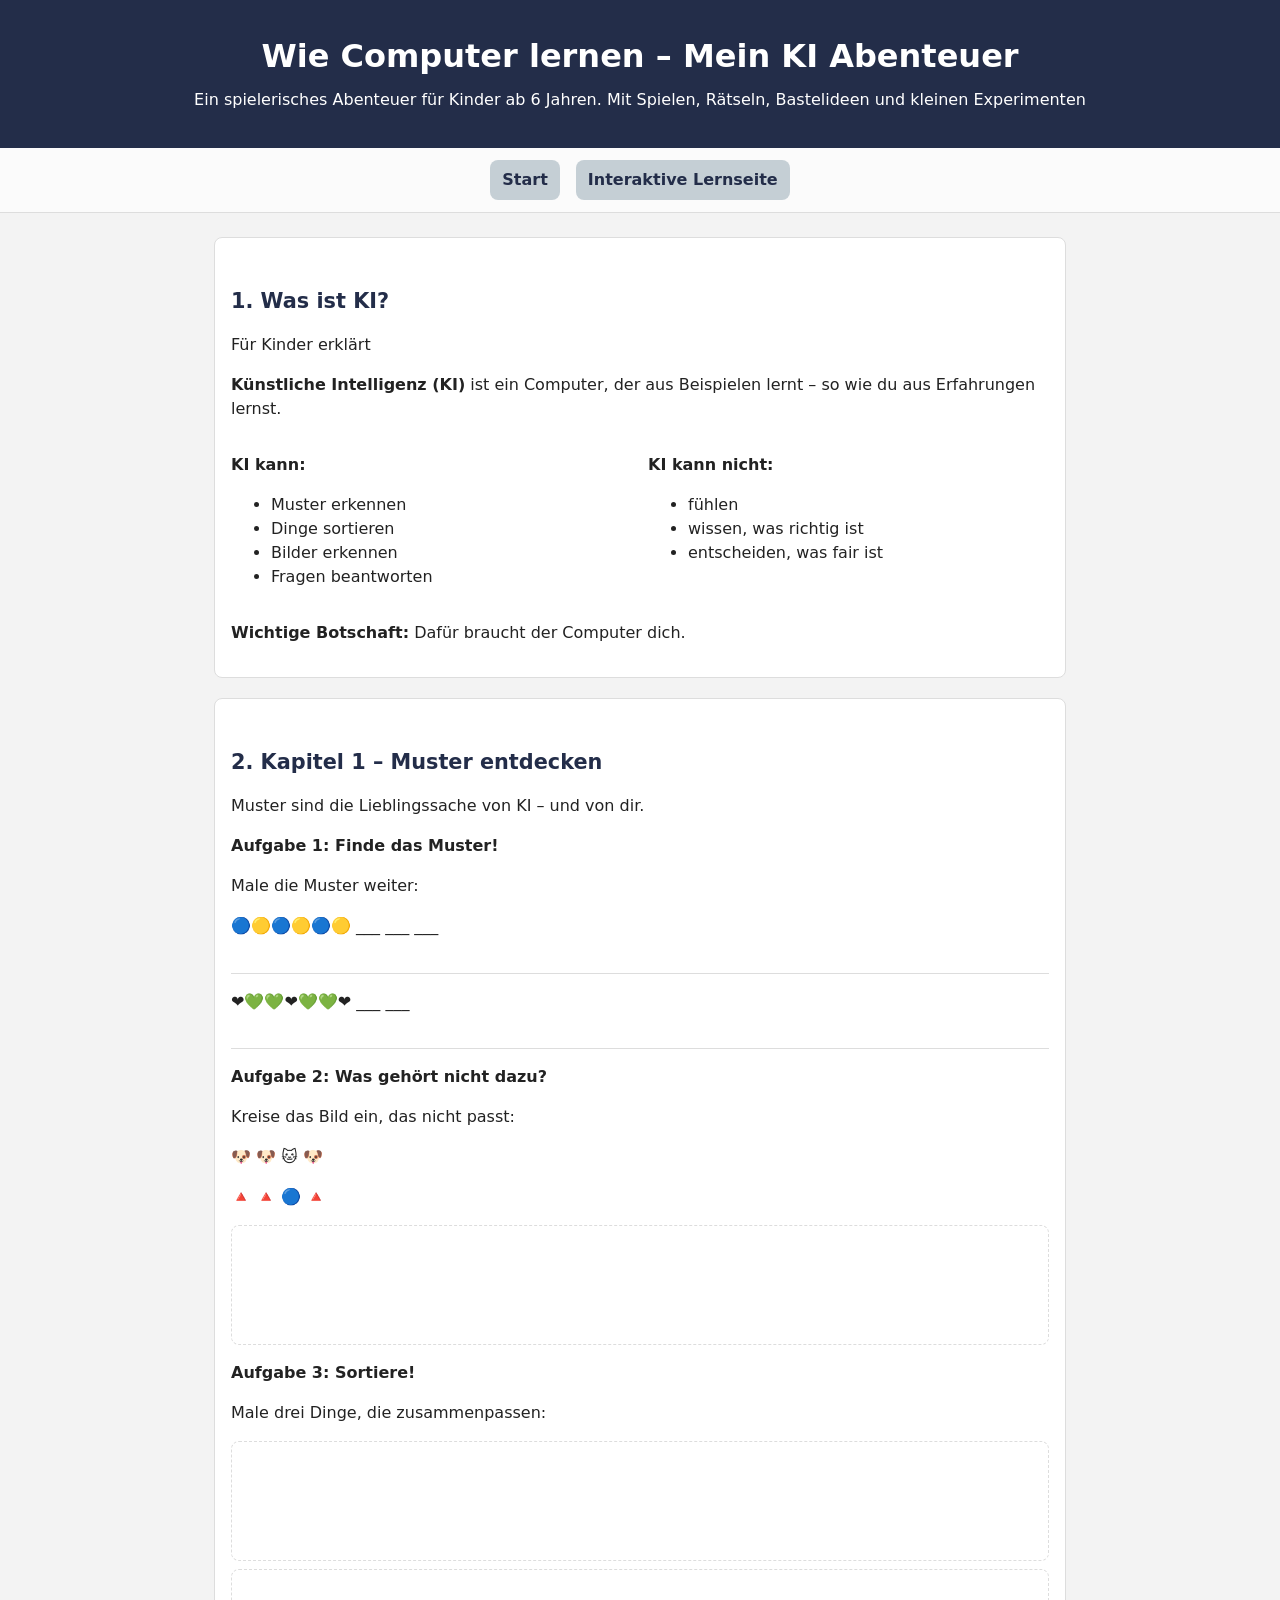
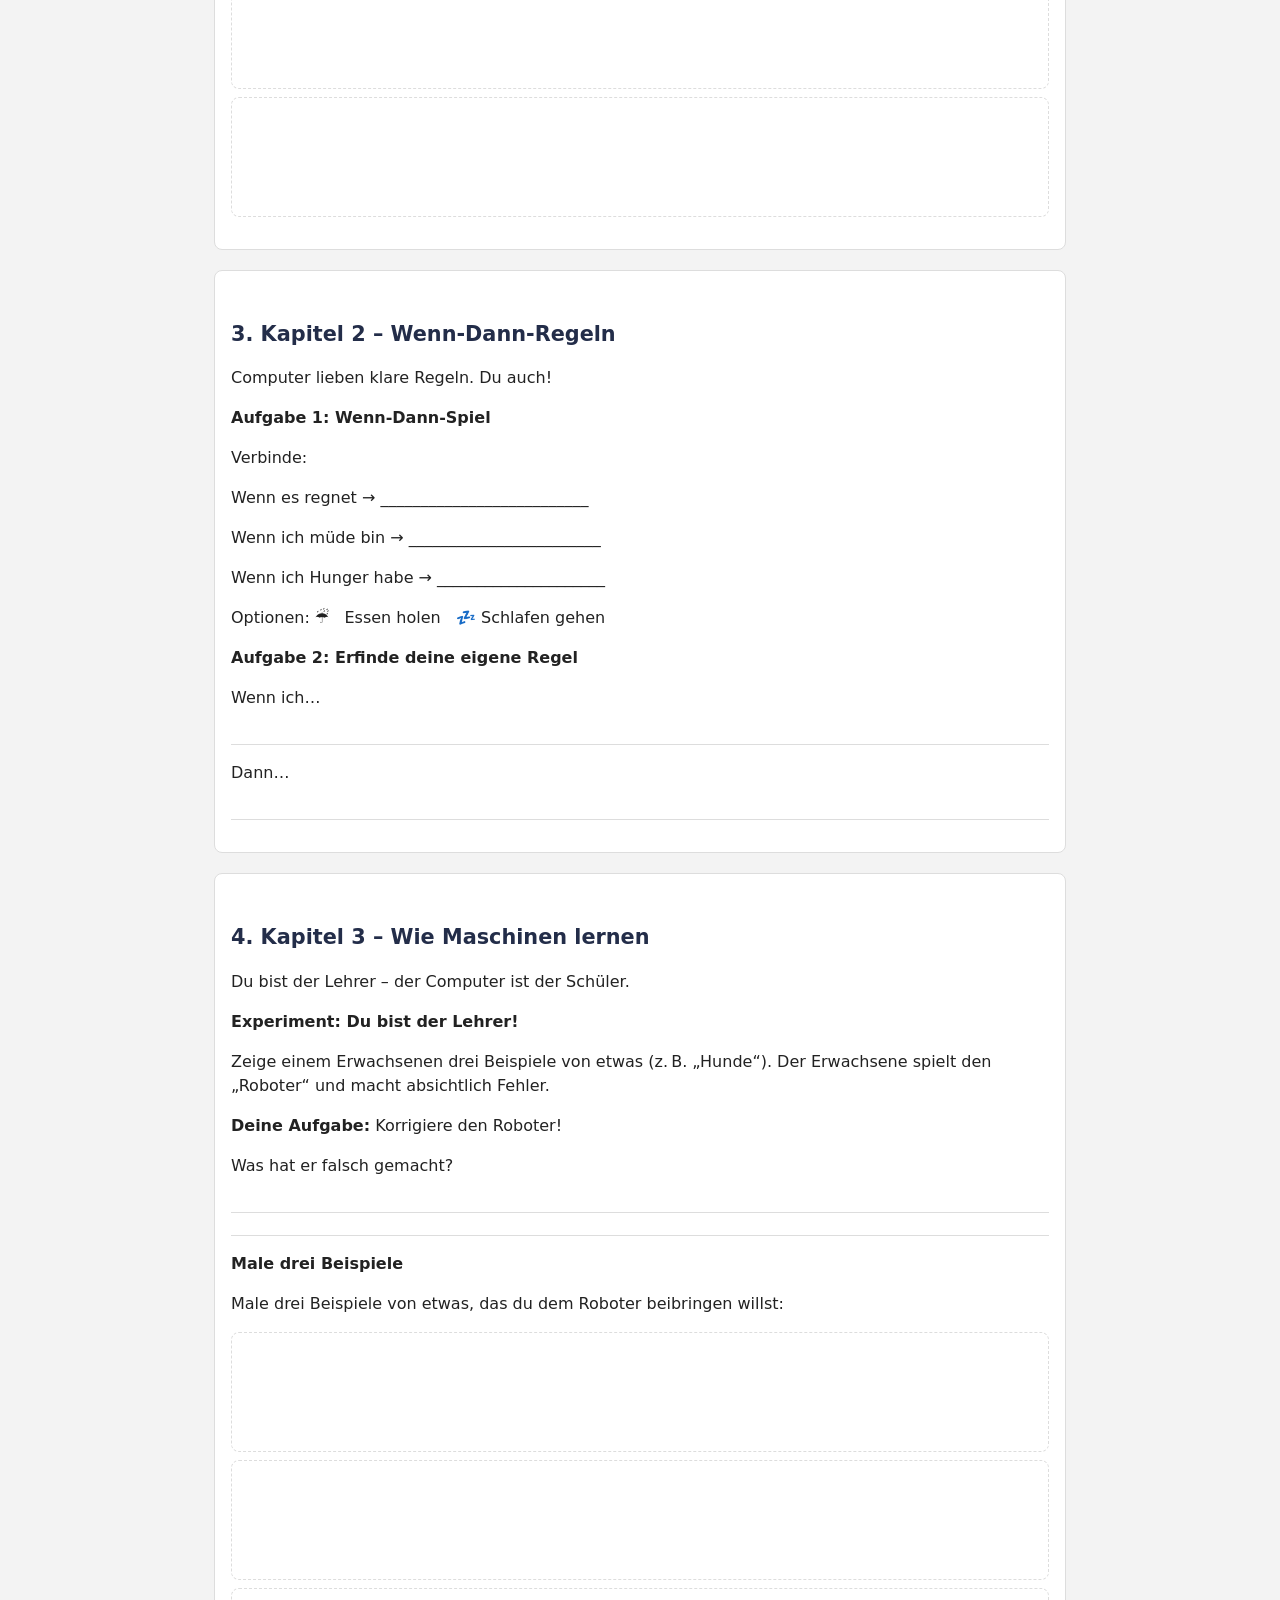
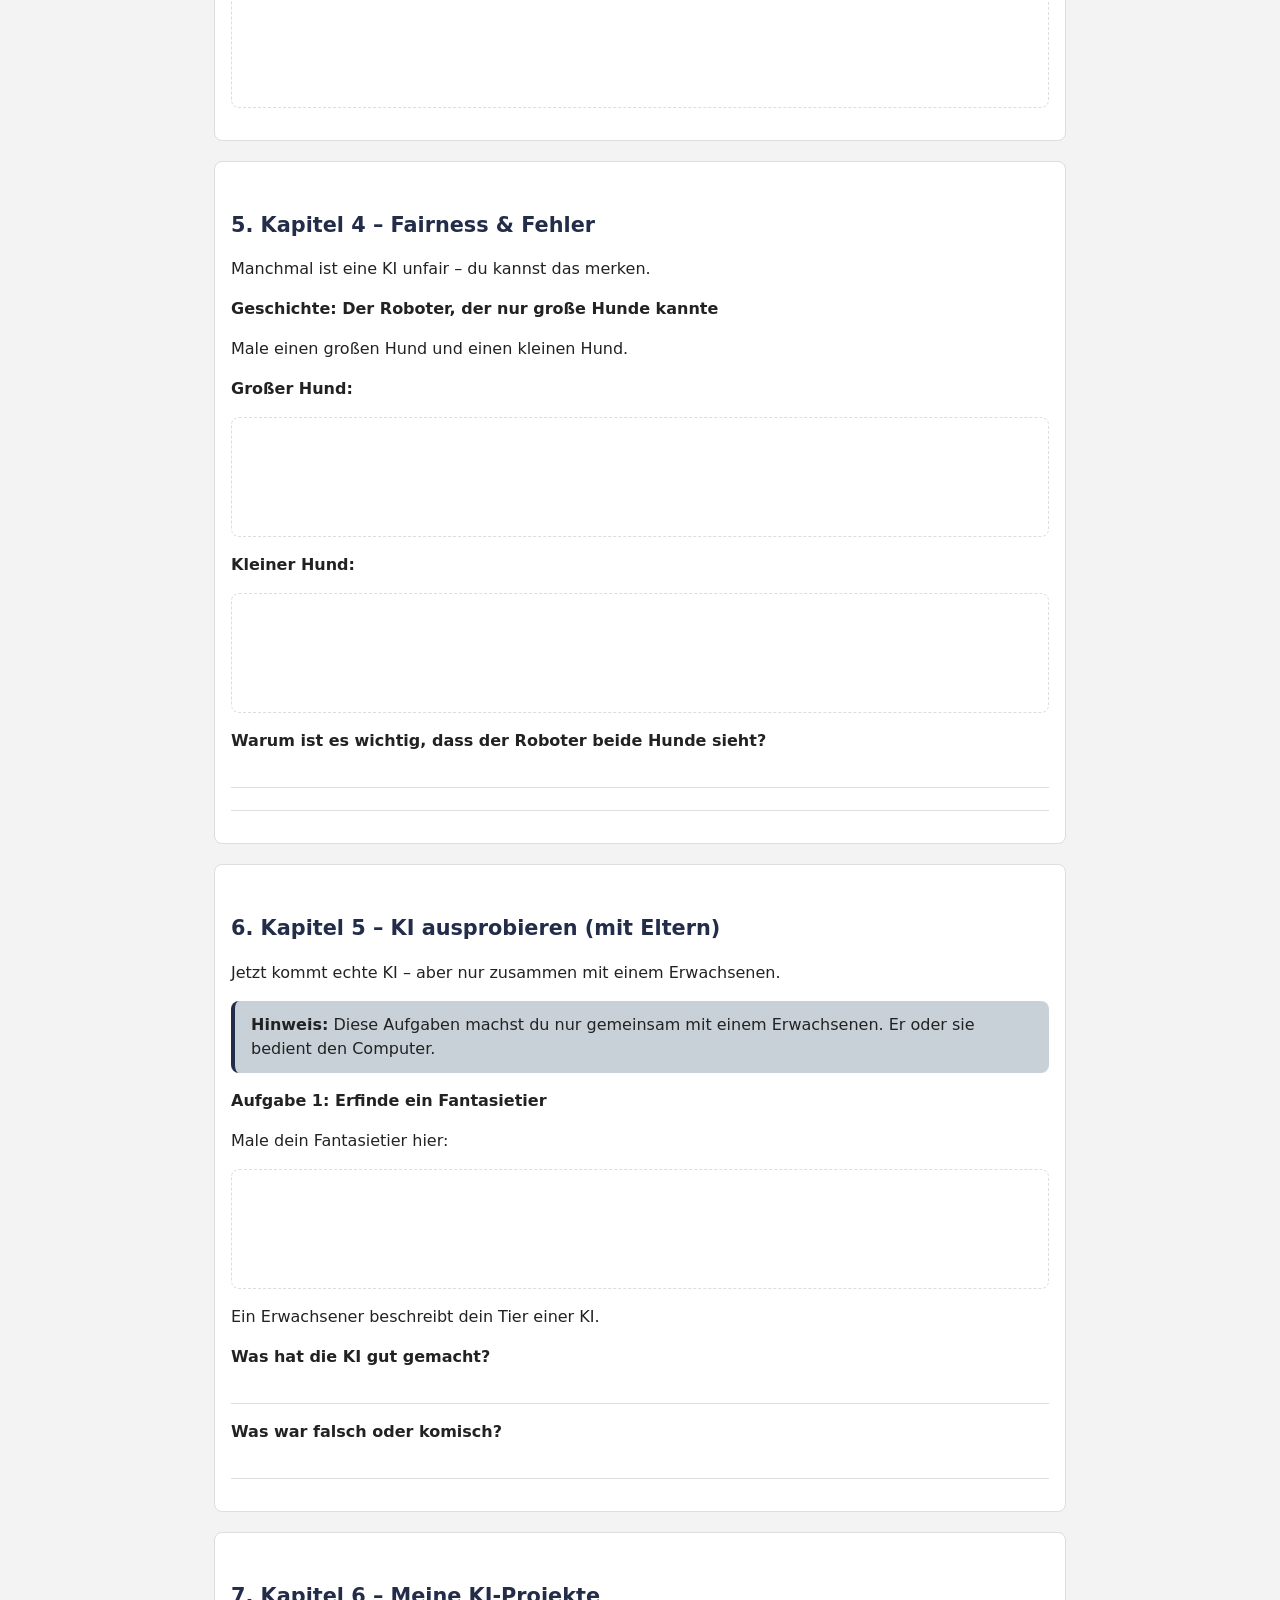
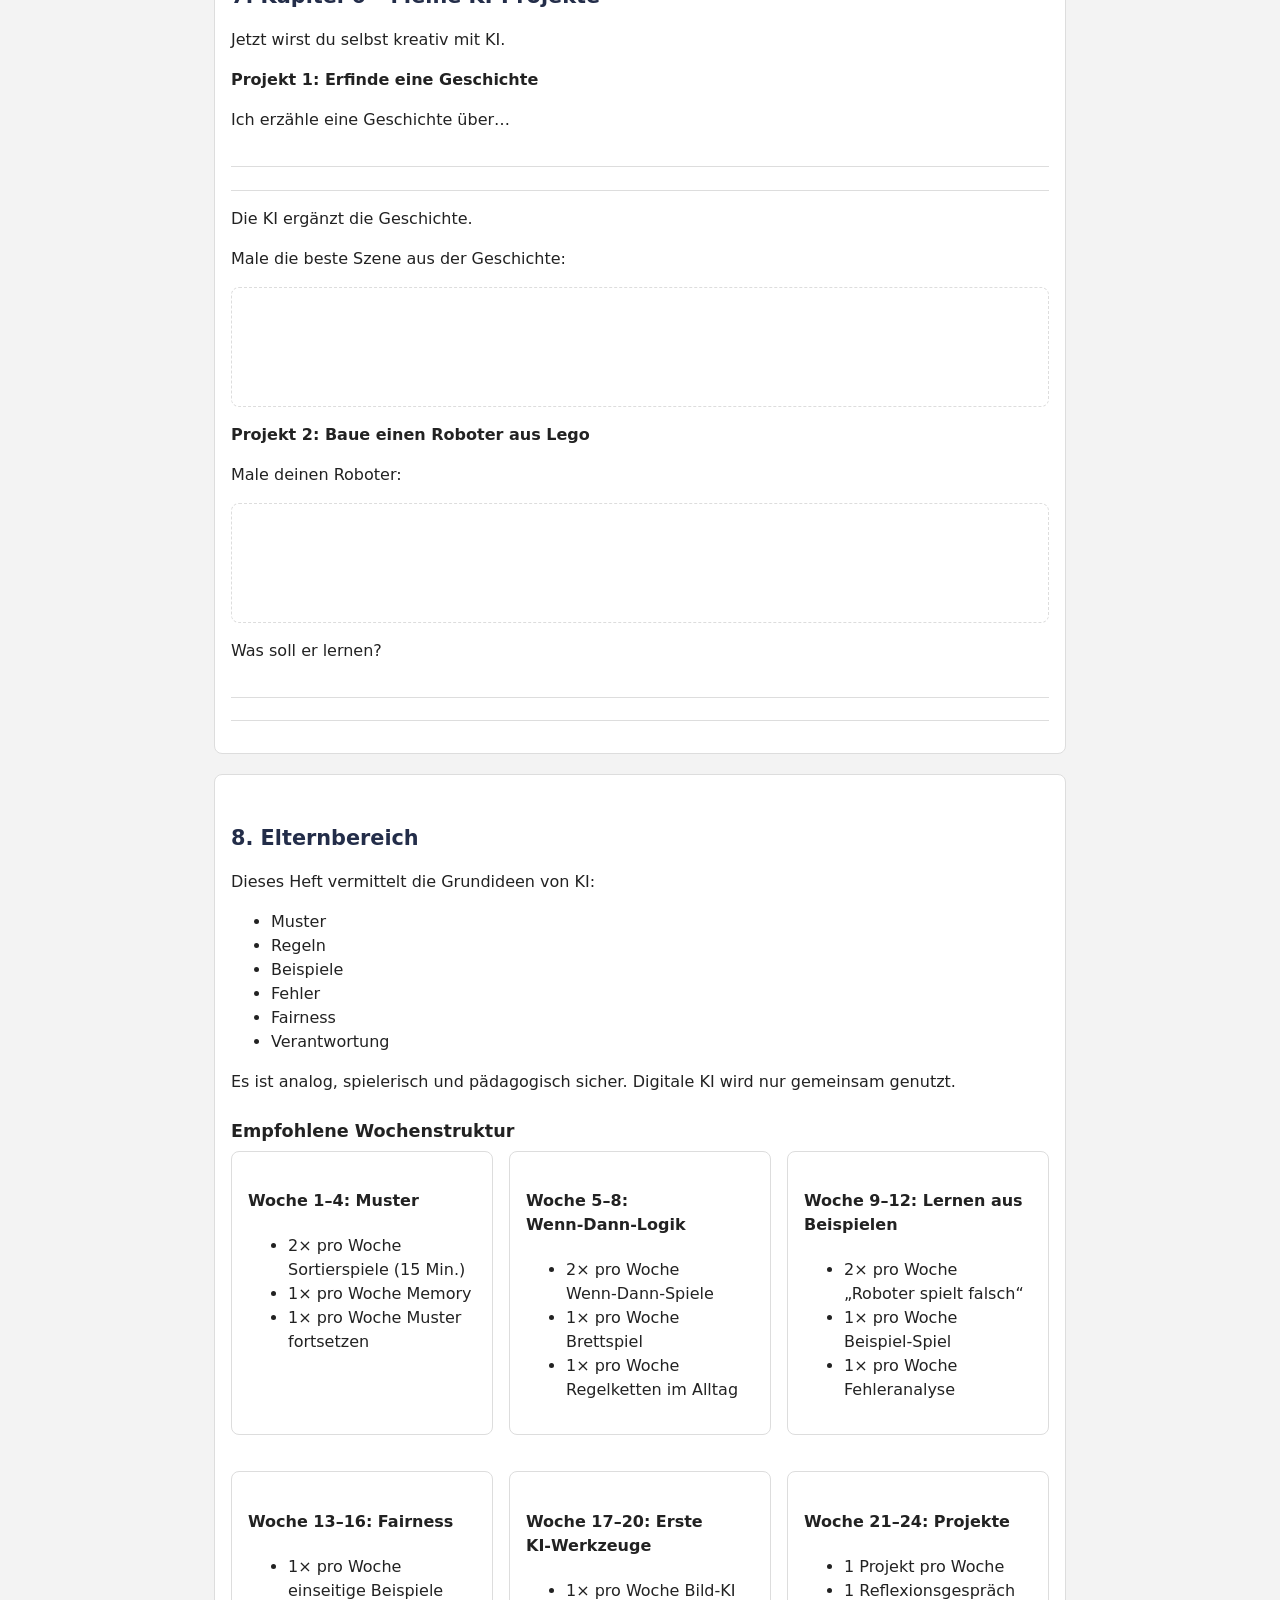
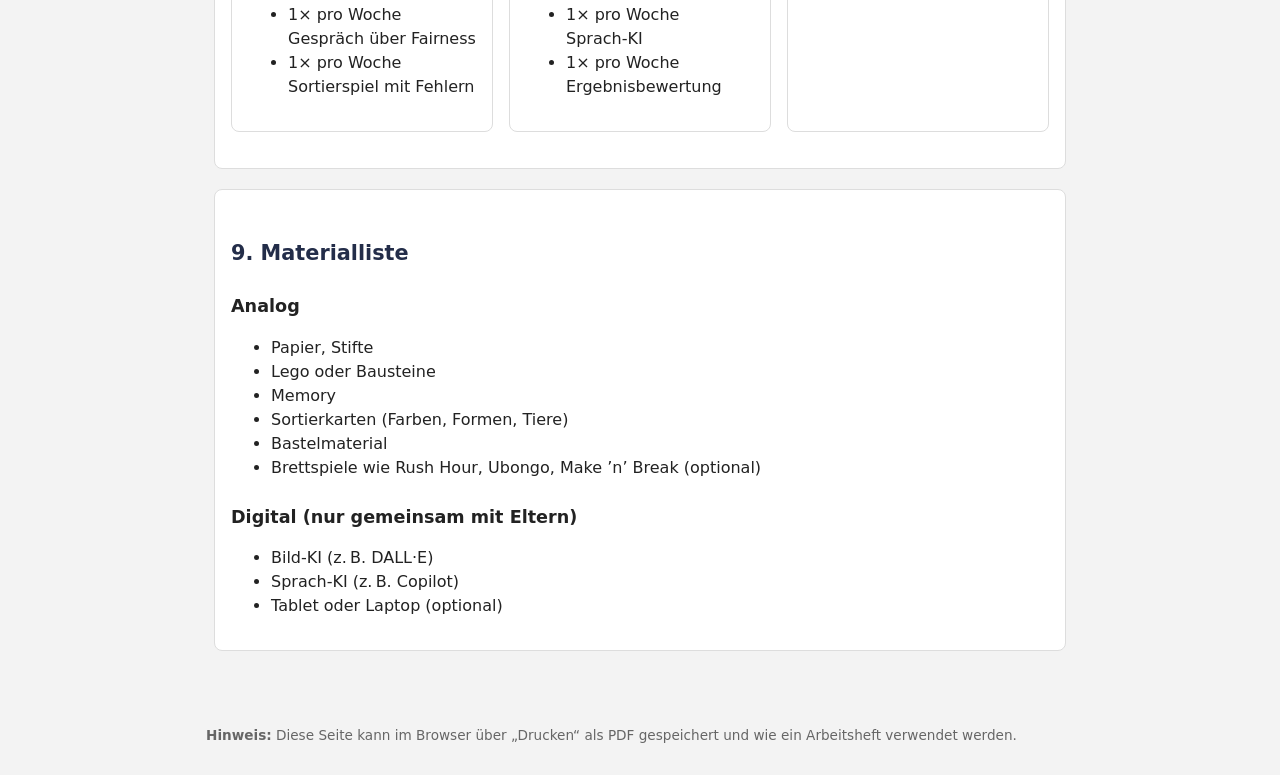
<file: index.html>
<!DOCTYPE html>
<html lang="de">

<head>
  <meta charset="UTF-8">
  <title>Wie Computer lernen – Mein KI‑Abenteuer‑Heft</title>
  <meta name="viewport" content="width=device-width, initial-scale=1">
  <link rel="icon" type="image/svg+xml" href="favicon.svg">
  <link rel="stylesheet" href="styles.css">


</head>

<body>
  <header>
    <h1>Wie Computer lernen – Mein KI Abenteuer</h1>
    <p>Ein spielerisches Abenteuer für Kinder ab 6 Jahren. Mit Spielen, Rätseln, Bastelideen und kleinen Experimenten
    </p>
  </header>

  <nav class="menu">
    <a href="#kap1">Start</a>
    <a href="./games.html">Interaktive Lernseite</a>
  </nav>

  <main>


    <section class="section-card" id="kap1">
      <h2>1. Was ist KI?</h2>
      <p class="tagline">Für Kinder erklärt</p>
      <p><strong>Künstliche Intelligenz (KI)</strong> ist ein Computer, der aus Beispielen lernt – so wie du aus
        Erfahrungen lernst.</p>
      <div class="two-cols">
        <div>
          <p><strong>KI kann:</strong></p>
          <ul>
            <li>Muster erkennen</li>
            <li>Dinge sortieren</li>
            <li>Bilder erkennen</li>
            <li>Fragen beantworten</li>
          </ul>
        </div>
        <div>
          <p><strong>KI kann nicht:</strong></p>
          <ul>
            <li>fühlen</li>
            <li>wissen, was richtig ist</li>
            <li>entscheiden, was fair ist</li>
          </ul>
        </div>
      </div>
      <p><strong>Wichtige Botschaft:</strong> Dafür braucht der Computer dich.</p>
    </section>

    <section class="section-card">
      <h2>2. Kapitel 1 – Muster entdecken</h2>
      <p class="tagline">Muster sind die Lieblingssache von KI – und von dir.</p>

      <div class="task">
        <div class="task-title">Aufgabe 1: Finde das Muster!</div>
        <p>Male die Muster weiter:</p>
        <p>🔵🟡🔵🟡🔵🟡 ___ ___ ___</p>
        <div class="line"></div>
        <p>❤️💚💚❤️💚💚❤️ ___ ___</p>
        <div class="line"></div>
      </div>

      <div class="task">
        <div class="task-title">Aufgabe 2: Was gehört nicht dazu?</div>
        <p>Kreise das Bild ein, das nicht passt:</p>
        <p>🐶 🐶 🐱 🐶</p>
        <p>🔺 🔺 🔵 🔺</p>
        <div class="big-box"></div>
      </div>

      <div class="task">
        <div class="task-title">Aufgabe 3: Sortiere!</div>
        <p>Male drei Dinge, die zusammenpassen:</p>
        <div class="big-box"></div>
        <div class="big-box"></div>
        <div class="big-box"></div>
      </div>
    </section>

    <section class="section-card">
      <h2>3. Kapitel 2 – Wenn‑Dann‑Regeln</h2>
      <p class="tagline">Computer lieben klare Regeln. Du auch!</p>

      <div class="task">
        <div class="task-title">Aufgabe 1: Wenn‑Dann‑Spiel</div>
        <p>Verbinde:</p>
        <p>Wenn es regnet → __________________________</p>
        <p>Wenn ich müde bin → ________________________</p>
        <p>Wenn ich Hunger habe → _____________________</p>
        <p>Optionen: ☔ &nbsp; Essen holen &nbsp; 💤 Schlafen gehen</p>
      </div>

      <div class="task">
        <div class="task-title">Aufgabe 2: Erfinde deine eigene Regel</div>
        <p>Wenn ich…</p>
        <div class="line"></div>
        <p>Dann…</p>
        <div class="line"></div>
      </div>
    </section>

    <section class="section-card">
      <h2>4. Kapitel 3 – Wie Maschinen lernen</h2>
      <p class="tagline">Du bist der Lehrer – der Computer ist der Schüler.</p>

      <div class="task">
        <div class="task-title">Experiment: Du bist der Lehrer!</div>
        <p>Zeige einem Erwachsenen drei Beispiele von etwas (z. B. „Hunde“). Der Erwachsene spielt den „Roboter“ und
          macht absichtlich Fehler.</p>
        <p><strong>Deine Aufgabe:</strong> Korrigiere den Roboter!</p>
        <p>Was hat er falsch gemacht?</p>
        <div class="line"></div>
        <div class="line"></div>
      </div>

      <div class="task">
        <div class="task-title">Male drei Beispiele</div>
        <p>Male drei Beispiele von etwas, das du dem Roboter beibringen willst:</p>
        <div class="big-box"></div>
        <div class="big-box"></div>
        <div class="big-box"></div>
      </div>
    </section>

    <section class="section-card">
      <h2>5. Kapitel 4 – Fairness & Fehler</h2>
      <p class="tagline">Manchmal ist eine KI unfair – du kannst das merken.</p>

      <div class="task">
        <div class="task-title">Geschichte: Der Roboter, der nur große Hunde kannte</div>
        <p>Male einen großen Hund und einen kleinen Hund.</p>
        <p><strong>Großer Hund:</strong></p>
        <div class="big-box"></div>
        <p><strong>Kleiner Hund:</strong></p>
        <div class="big-box"></div>
        <p><strong>Warum ist es wichtig, dass der Roboter beide Hunde sieht?</strong></p>
        <div class="line"></div>
        <div class="line"></div>
      </div>
    </section>

    <section class="section-card">
      <h2>6. Kapitel 5 – KI ausprobieren (mit Eltern)</h2>
      <p class="tagline">Jetzt kommt echte KI – aber nur zusammen mit einem Erwachsenen.</p>

      <div class="info-box">
        <strong>Hinweis:</strong> Diese Aufgaben machst du nur gemeinsam mit einem Erwachsenen. Er oder sie bedient den
        Computer.
      </div>

      <div class="task">
        <div class="task-title">Aufgabe 1: Erfinde ein Fantasietier</div>
        <p>Male dein Fantasietier hier:</p>
        <div class="big-box"></div>
        <p>Ein Erwachsener beschreibt dein Tier einer KI.</p>
        <p><strong>Was hat die KI gut gemacht?</strong></p>
        <div class="line"></div>
        <p><strong>Was war falsch oder komisch?</strong></p>
        <div class="line"></div>
      </div>
    </section>

    <section class="section-card">
      <h2>7. Kapitel 6 – Meine KI‑Projekte</h2>
      <p class="tagline">Jetzt wirst du selbst kreativ mit KI.</p>

      <div class="task">
        <div class="task-title">Projekt 1: Erfinde eine Geschichte</div>
        <p>Ich erzähle eine Geschichte über…</p>
        <div class="line"></div>
        <div class="line"></div>
        <p>Die KI ergänzt die Geschichte.</p>
        <p>Male die beste Szene aus der Geschichte:</p>
        <div class="big-box"></div>
      </div>

      <div class="task">
        <div class="task-title">Projekt 2: Baue einen Roboter aus Lego</div>
        <p>Male deinen Roboter:</p>
        <div class="big-box"></div>
        <p>Was soll er lernen?</p>
        <div class="line"></div>
        <div class="line"></div>
      </div>
    </section>

    <section class="section-card">
      <h2>8. Elternbereich</h2>
      <p>Dieses Heft vermittelt die Grundideen von KI:</p>
      <ul>
        <li>Muster</li>
        <li>Regeln</li>
        <li>Beispiele</li>
        <li>Fehler</li>
        <li>Fairness</li>
        <li>Verantwortung</li>
      </ul>
      <p>Es ist analog, spielerisch und pädagogisch sicher. Digitale KI wird nur gemeinsam genutzt.</p>

      <h3>Empfohlene Wochenstruktur</h3>
      <div class="week-grid">
        <div class="week-card">
          <h4>Woche 1–4: Muster</h4>
          <ul>
            <li>2× pro Woche Sortierspiele (15 Min.)</li>
            <li>1× pro Woche Memory</li>
            <li>1× pro Woche Muster fortsetzen</li>
          </ul>
        </div>
        <div class="week-card">
          <h4>Woche 5–8: Wenn‑Dann‑Logik</h4>
          <ul>
            <li>2× pro Woche Wenn‑Dann‑Spiele</li>
            <li>1× pro Woche Brettspiel</li>
            <li>1× pro Woche Regelketten im Alltag</li>
          </ul>
        </div>
        <div class="week-card">
          <h4>Woche 9–12: Lernen aus Beispielen</h4>
          <ul>
            <li>2× pro Woche „Roboter spielt falsch“</li>
            <li>1× pro Woche Beispiel‑Spiel</li>
            <li>1× pro Woche Fehleranalyse</li>
          </ul>
        </div>
        <div class="week-card">
          <h4>Woche 13–16: Fairness</h4>
          <ul>
            <li>1× pro Woche einseitige Beispiele</li>
            <li>1× pro Woche Gespräch über Fairness</li>
            <li>1× pro Woche Sortierspiel mit Fehlern</li>
          </ul>
        </div>
        <div class="week-card">
          <h4>Woche 17–20: Erste KI‑Werkzeuge</h4>
          <ul>
            <li>1× pro Woche Bild‑KI</li>
            <li>1× pro Woche Sprach‑KI</li>
            <li>1× pro Woche Ergebnisbewertung</li>
          </ul>
        </div>
        <div class="week-card">
          <h4>Woche 21–24: Projekte</h4>
          <ul>
            <li>1 Projekt pro Woche</li>
            <li>1 Reflexionsgespräch</li>
          </ul>
        </div>
      </div>
    </section>

    <section class="section-card material-list">
      <h2>9. Materialliste</h2>

      <h3>Analog</h3>
      <ul>
        <li>Papier, Stifte</li>
        <li>Lego oder Bausteine</li>
        <li>Memory</li>
        <li>Sortierkarten (Farben, Formen, Tiere)</li>
        <li>Bastelmaterial</li>
        <li>Brettspiele wie Rush Hour, Ubongo, Make ’n’ Break (optional)</li>
      </ul>

      <h3>Digital (nur gemeinsam mit Eltern)</h3>
      <ul>
        <li>Bild‑KI (z. B. DALL·E)</li>
        <li>Sprach‑KI (z. B. Copilot)</li>
        <li>Tablet oder Laptop (optional)</li>
      </ul>
    </section>
  </main>

  <footer>
    <p><strong>Hinweis:</strong> Diese Seite kann im Browser über „Drucken“ als PDF gespeichert und wie ein Arbeitsheft
      verwendet werden.</p>
  </footer>
</body>

</html>
</file>
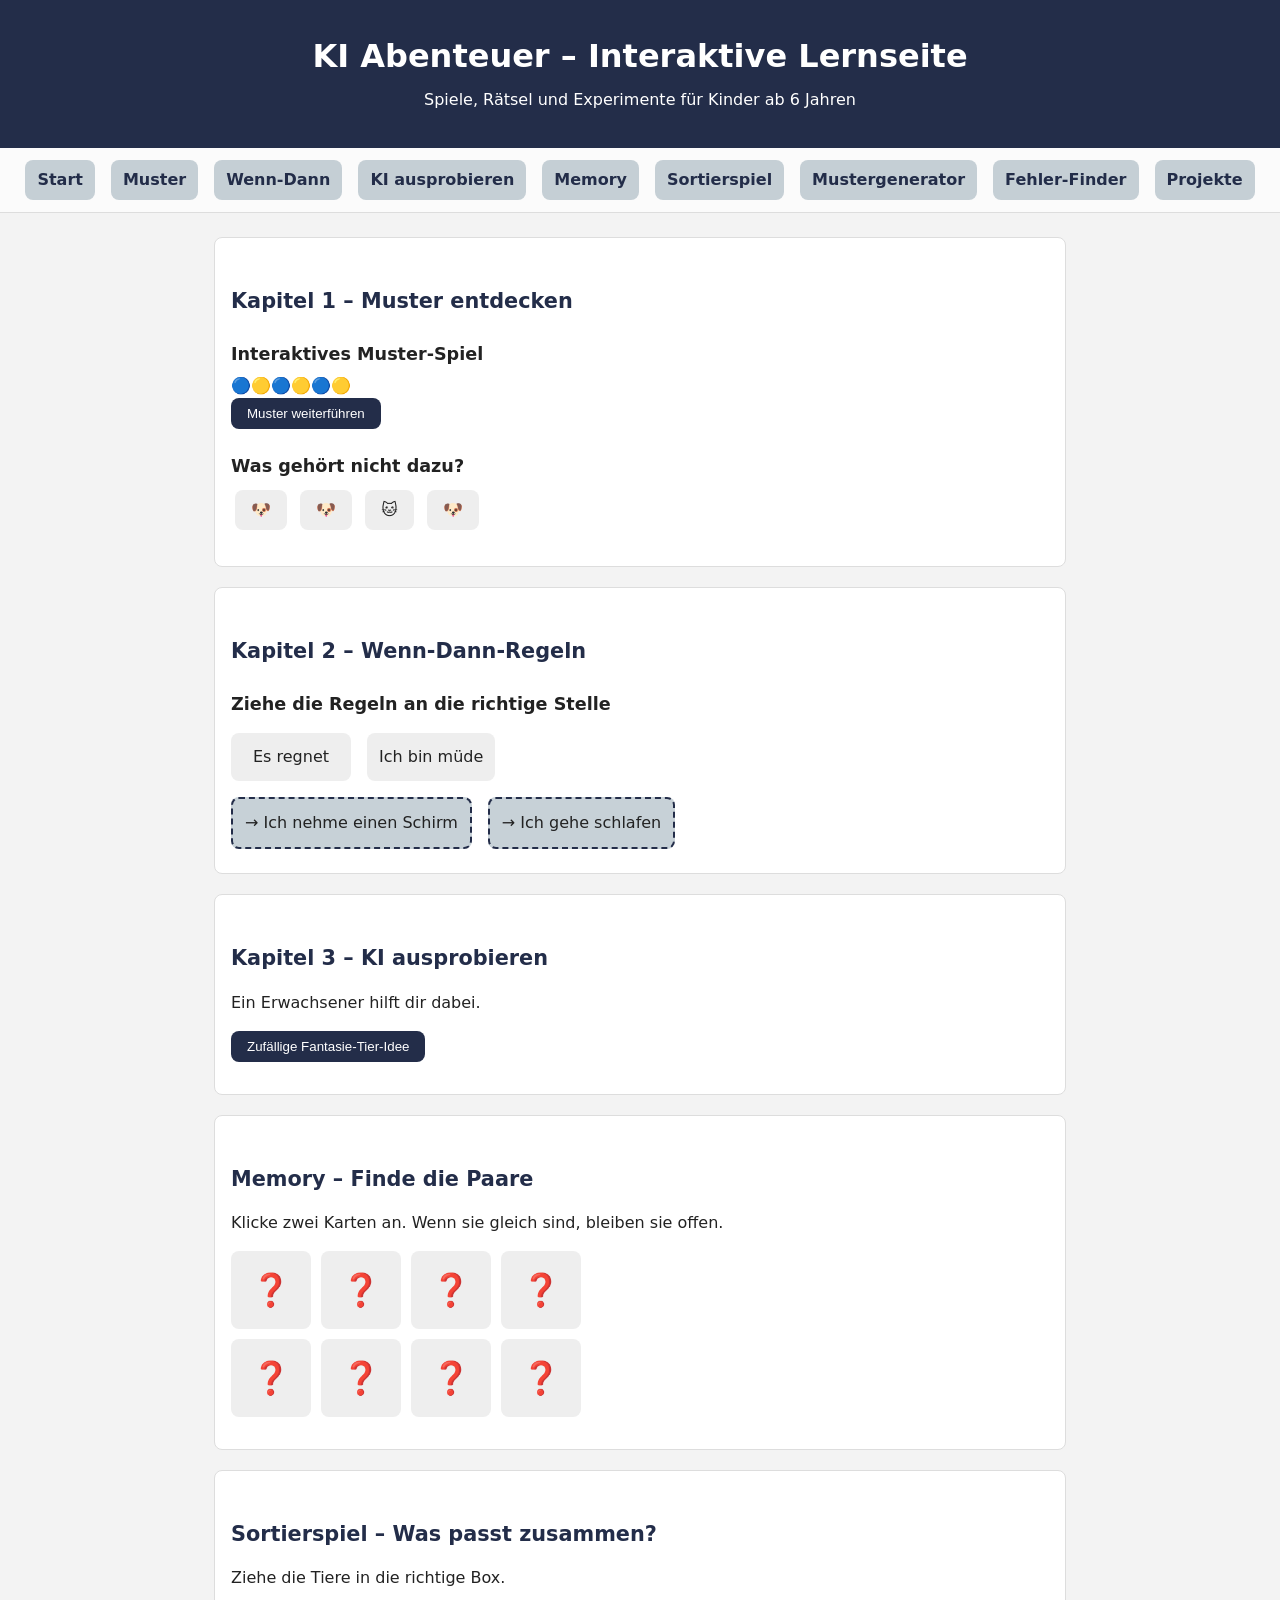
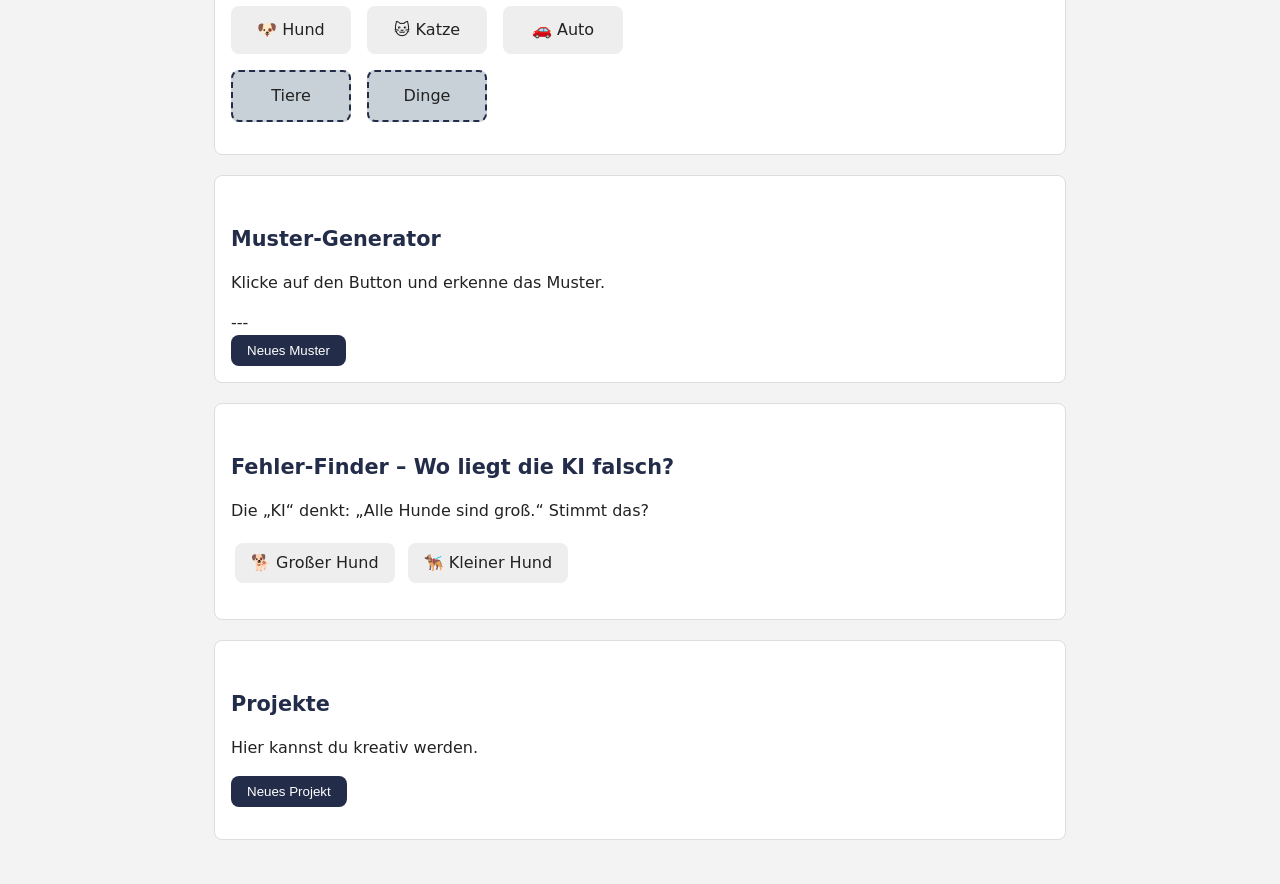
<file: games.html>
<!DOCTYPE html>
<html lang="de">

<head>
  <meta charset="UTF-8">
  <title>KI Abenteuer – Interaktive Lernseite</title>
  <meta name="viewport" content="width=device-width, initial-scale=1">
  <link rel="icon" type="image/svg+xml" href="favicon.svg">
  <link rel="stylesheet" href="styles.css">

</head>

<body>

  <header>
    <h1>KI Abenteuer – Interaktive Lernseite</h1>
    <p>Spiele, Rätsel und Experimente für Kinder ab 6 Jahren</p>
  </header>

  <nav class="menu">
    <a href="./index.html">Start</a>
    <a href="#kap1">Muster</a>
    <a href="#kap2">Wenn‑Dann</a>
    <a href="#kap3">KI ausprobieren</a>
    <a href="#kap4">Memory</a>
    <a href="#kap5">Sortierspiel</a>
    <a href="#kap6">Mustergenerator</a>
    <a href="#kap7">Fehler-Finder</a>
    <a href="#kap8">Projekte</a>

  </nav>


  <main>

    <!-- Kapitel 1 – Muster -->
    <section class="card" id="kap1">
      <h2>Kapitel 1 – Muster entdecken</h2>

      <div class="task">
        <h3>Interaktives Muster‑Spiel</h3>
        <div class="pattern-box" id="pattern">🔵🟡🔵🟡🔵🟡</div>
        <button class="btn" onclick="extendPattern()">Muster weiterführen</button>
      </div>

      <div class="task">
        <h3>Was gehört nicht dazu?</h3>
        <div class="choices">
          <span onclick="checkOdd(this, false)">🐶</span>
          <span onclick="checkOdd(this, false)">🐶</span>
          <span onclick="checkOdd(this, true)">🐱</span>
          <span onclick="checkOdd(this, false)">🐶</span>
        </div>
        <div id="oddResult" class="result"></div>
      </div>
    </section>

    <!-- Kapitel 2 – Wenn-Dann -->
    <section class="card" id="kap2">
      <h2>Kapitel 2 – Wenn‑Dann‑Regeln</h2>

      <h3>Ziehe die Regeln an die richtige Stelle</h3>

      <div class="drag-container">
        <div class="drag-item" draggable="true" ondragstart="drag(event)" id="rain">Es regnet</div>
        <div class="drag-item" draggable="true" ondragstart="drag(event)" id="tired">Ich bin müde</div>
      </div>

      <div class="drag-container">
        <div class="drop-zone" ondrop="drop(event)" ondragover="allowDrop(event)" data-correct="rain">
          → Ich nehme einen Schirm
        </div>
        <div class="drop-zone" ondrop="drop(event)" ondragover="allowDrop(event)" data-correct="tired">
          → Ich gehe schlafen
        </div>
      </div>

      <div id="dragResult" class="result"></div>
    </section>

    <!-- Kapitel 3 – KI ausprobieren -->
    <section class="card" id="kap3">
      <h2>Kapitel 3 – KI ausprobieren</h2>

      <p>Ein Erwachsener hilft dir dabei.</p>

      <button class="btn" onclick="generateIdea()">Zufällige Fantasie‑Tier‑Idee</button>
      <p id="ideaBox" style="margin-top:0.5rem; font-weight:bold;"></p>

    </section>

    <section class="card" id="kap4">
      <h2>Memory – Finde die Paare</h2>
      <p>Klicke zwei Karten an. Wenn sie gleich sind, bleiben sie offen.</p>

      <div id="memoryBoard" style="display:grid;grid-template-columns:repeat(4,80px);gap:10px;"></div>
      <p id="memoryStatus" class="result"></p>
    </section>

    <script>
      const memoryItems = ["🐶", "🐱", "🐸", "🐵", "🐶", "🐱", "🐸", "🐵"];
      let memoryFlipped = [];
      let memoryMatched = [];

      function shuffle(arr) { return arr.sort(() => Math.random() - 0.5); }

      function buildMemory() {
        const board = document.getElementById("memoryBoard");
        board.innerHTML = "";
        shuffle(memoryItems).forEach((item, i) => {
          const card = document.createElement("div");
          card.textContent = "❓";
          card.style.fontSize = "2rem";
          card.style.background = "#eee";
          card.style.padding = "15px";
          card.style.textAlign = "center";
          card.style.borderRadius = "8px";
          card.style.cursor = "pointer";
          card.dataset.value = item;
          card.dataset.index = i;
          card.onclick = () => flipCard(card);
          board.appendChild(card);
        });
      }

      function flipCard(card) {
        if (memoryFlipped.length === 2 || memoryMatched.includes(card.dataset.index)) return;

        card.textContent = card.dataset.value;
        memoryFlipped.push(card);

        if (memoryFlipped.length === 2) {
          setTimeout(checkMemoryMatch, 600);
        }
      }

      function checkMemoryMatch() {
        const [a, b] = memoryFlipped;
        if (a.dataset.value === b.dataset.value) {
          memoryMatched.push(a.dataset.index, b.dataset.index);
          document.getElementById("memoryStatus").textContent = "Super! Ein Paar gefunden.";
        } else {
          a.textContent = "❓";
          b.textContent = "❓";
          document.getElementById("memoryStatus").textContent = "Nicht ganz. Versuch es nochmal.";
        }
        memoryFlipped = [];
      }

      buildMemory();
    </script>

    <section class="card" id="kap5">
      <h2>Sortierspiel – Was passt zusammen?</h2>
      <p>Ziehe die Tiere in die richtige Box.</p>

      <div style="display:flex;gap:1rem;margin-bottom:1rem;">
        <div class="drag-item" draggable="true" ondragstart="drag(event)" id="dog">🐶 Hund</div>
        <div class="drag-item" draggable="true" ondragstart="drag(event)" id="cat">🐱 Katze</div>
        <div class="drag-item" draggable="true" ondragstart="drag(event)" id="car">🚗 Auto</div>
      </div>

      <div style="display:flex;gap:1rem;">
        <div class="drop-zone" ondrop="dropSort(event)" ondragover="allowDrop(event)" data-accept="animal">
          Tiere
        </div>
        <div class="drop-zone" ondrop="dropSort(event)" ondragover="allowDrop(event)" data-accept="object">
          Dinge
        </div>
      </div>

      <p id="sortResult" class="result"></p>
    </section>

    <script>
      function dropSort(ev) {
        ev.preventDefault();
        const id = ev.dataTransfer.getData("text");
        const item = document.getElementById(id);
        const zone = ev.target;

        const type = (id === "dog" || id === "cat") ? "animal" : "object";

        if (zone.dataset.accept === type) {
          zone.appendChild(item);
          zone.style.background = "#c6f6d5";
          document.getElementById("sortResult").textContent = "Richtig sortiert!";
        } else {
          zone.style.background = "#fed7d7";
          document.getElementById("sortResult").textContent = "Das passt nicht.";
        }
      }
    </script>

    <section class="card" id="kap6">
      <h2>Muster‑Generator</h2>
      <p>Klicke auf den Button und erkenne das Muster.</p>

      <div id="genPattern" class="pattern-box">---</div>
      <button class="btn" onclick="newPattern()">Neues Muster</button>
    </section>

    <script>
      const patternSets = [
        ["🔵", "🟡"],
        ["❤️", "💚", "💚"],
        ["⭐", "⭐", "✨"],
        ["🐶", "🐱"]
      ];

      function newPattern() {
        const p = patternSets[Math.floor(Math.random() * patternSets.length)];
        let out = "";
        for (let i = 0; i < 6; i++) {
          out += p[i % p.length];
        }
        document.getElementById("genPattern").textContent = out;
      }
    </script>

    <section class="card" id="kap7">
      <h2>Fehler‑Finder – Wo liegt die KI falsch?</h2>
      <p>Die „KI“ denkt: „Alle Hunde sind groß.“ Stimmt das?</p>

      <div class="choices">
        <span onclick="biasCheck(this, false)">🐕 Großer Hund</span>
        <span onclick="biasCheck(this, true)">🐕‍🦺 Kleiner Hund</span>
      </div>

      <p id="biasResult" class="result"></p>
    </section>

    <script>
      function biasCheck(el, isCorrect) {
        if (isCorrect) {
          el.classList.add("correct");
          document.getElementById("biasResult").textContent = "Richtig! Die KI hat falsch gelernt.";
        } else {
          el.classList.add("wrong");
          document.getElementById("biasResult").textContent = "Nicht ganz. Schau nochmal.";
        }
      }
    </script>

    <!-- Kapitel 8 -->
    <section class="card" id="kap8">
      <h2>Projekte</h2>

      <p>Hier kannst du kreativ werden.</p>

      <button class="btn" onclick="generateProject()">Neues Projekt</button>
      <p id="projectBox" class="result"></p>
    </section>
    <script>
      /* --- Projekt Generator --- */
      const projects = [
        "Erfinde ein Tier und male es.",
        "Baue einen Roboter aus Lego.",
        "Erfinde eine Geschichte und lass die KI sie erweitern.",
        "Male ein Muster und lass die KI ein neues erzeugen.",
        "Erfinde eine Maschine, die etwas Lustiges kann."
      ];
      function generateProject() {
        const p = projects[Math.floor(Math.random() * projects.length)];
        document.getElementById("projectBox").textContent = p;
      }
    </script>

  </main>

  <script>
    // Muster-Spiel
    function extendPattern() {
      const pattern = document.getElementById("pattern");
      pattern.textContent += "🔵🟡";
    }

    // Odd-one-out
    function checkOdd(el, isOdd) {
      const result = document.getElementById("oddResult");
      if (isOdd) {
        el.classList.add("correct");
        result.textContent = "Richtig! Das passt nicht dazu.";
      } else {
        el.classList.add("wrong");
        result.textContent = "Fast! Versuch es nochmal.";
      }
    }

    // Drag & Drop
    function allowDrop(ev) { ev.preventDefault(); }
    function drag(ev) { ev.dataTransfer.setData("text", ev.target.id); }
    function drop(ev) {
      ev.preventDefault();
      const data = ev.dataTransfer.getData("text");
      const correct = ev.target.getAttribute("data-correct");
      const result = document.getElementById("dragResult");

      if (data === correct) {
        ev.target.style.background = "#c6f6d5";
        result.textContent = "Super! Die Regel passt.";
      } else {
        ev.target.style.background = "#fed7d7";
        result.textContent = "Das passt nicht.";
      }
    }

    // Fantasie-Tier Generator
    const ideas = [
      "Ein fliegender Elefant mit Regenbogenohren",
      "Ein Löwe, der im Dunkeln leuchtet",
      "Ein Fisch, der auf Bäumen wohnt",
      "Ein Hund mit Flügeln und Katzenaugen",
      "Ein Roboter‑Pinguin, der tanzen kann"
    ];

    function generateIdea() {
      const idea = ideas[Math.floor(Math.random() * ideas.length)];
      document.getElementById("ideaBox").textContent = idea;
    }
  </script>

</body>

</html>
</file>
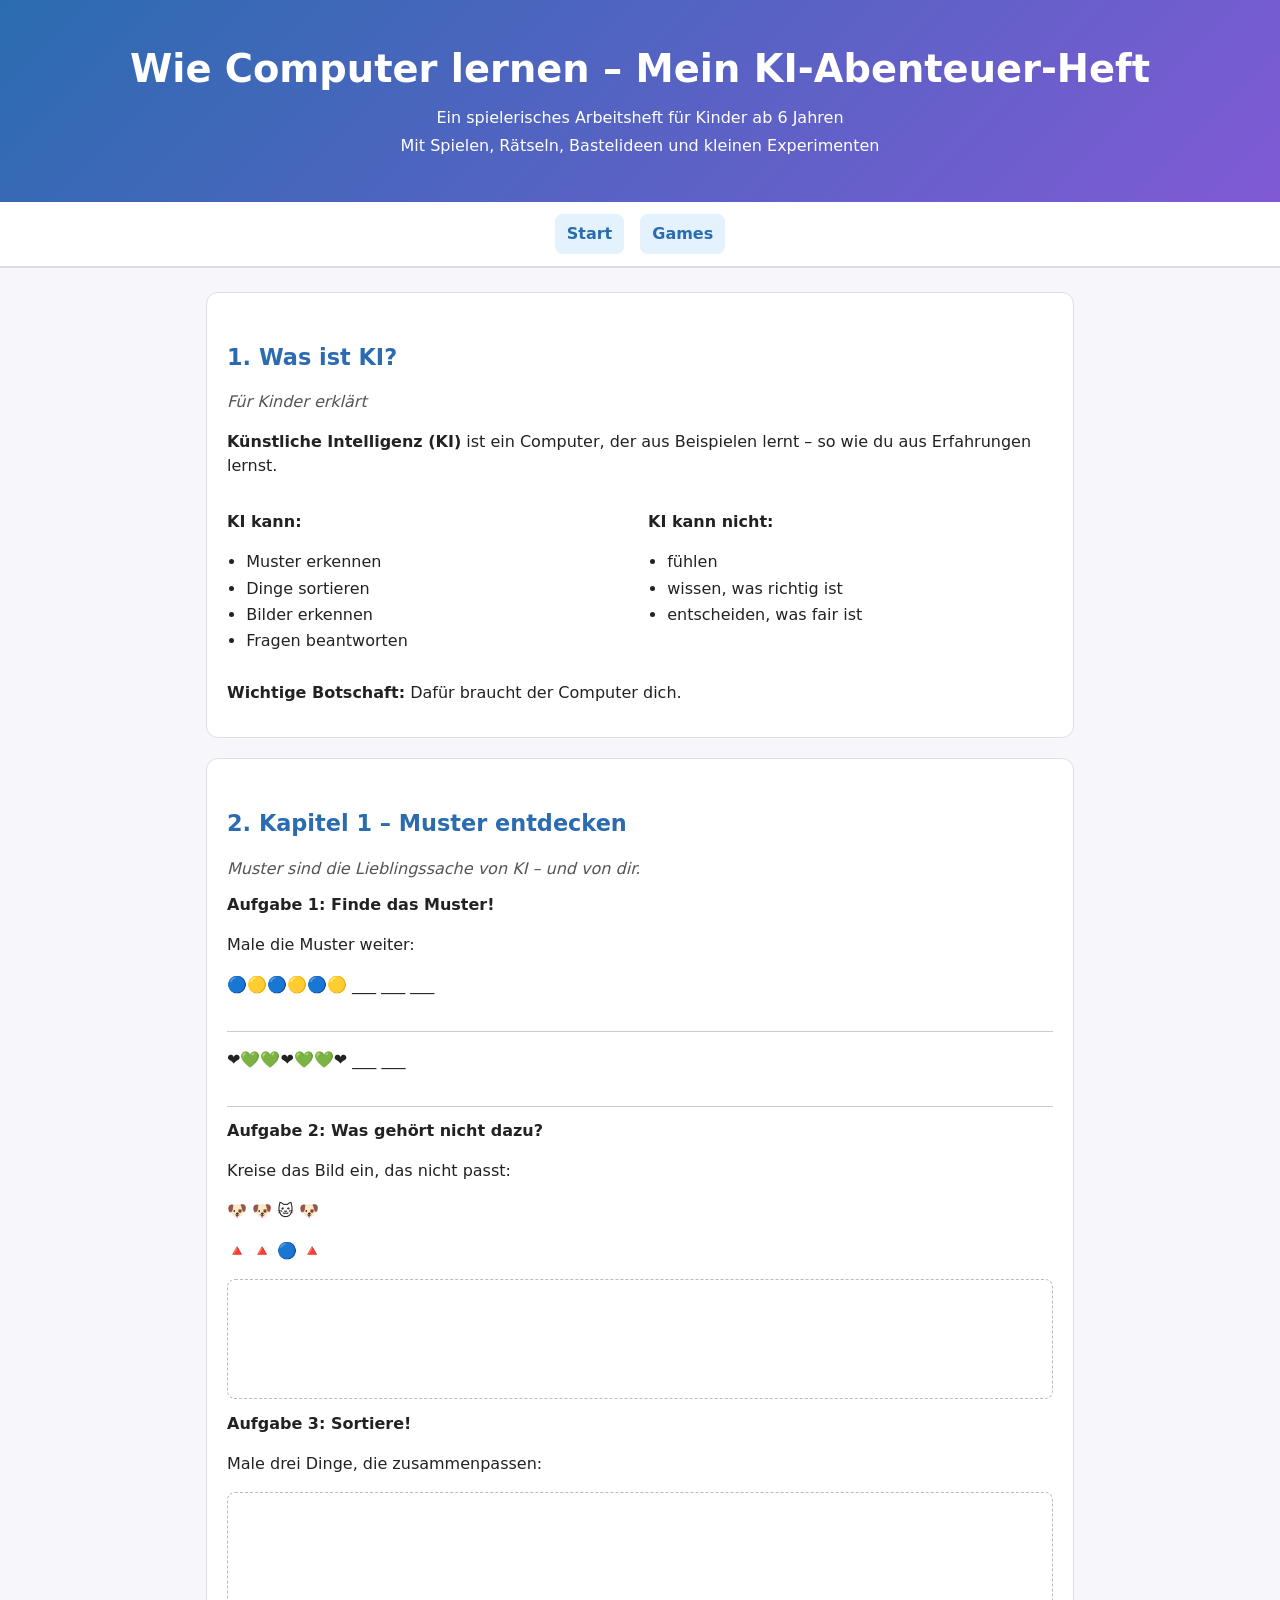
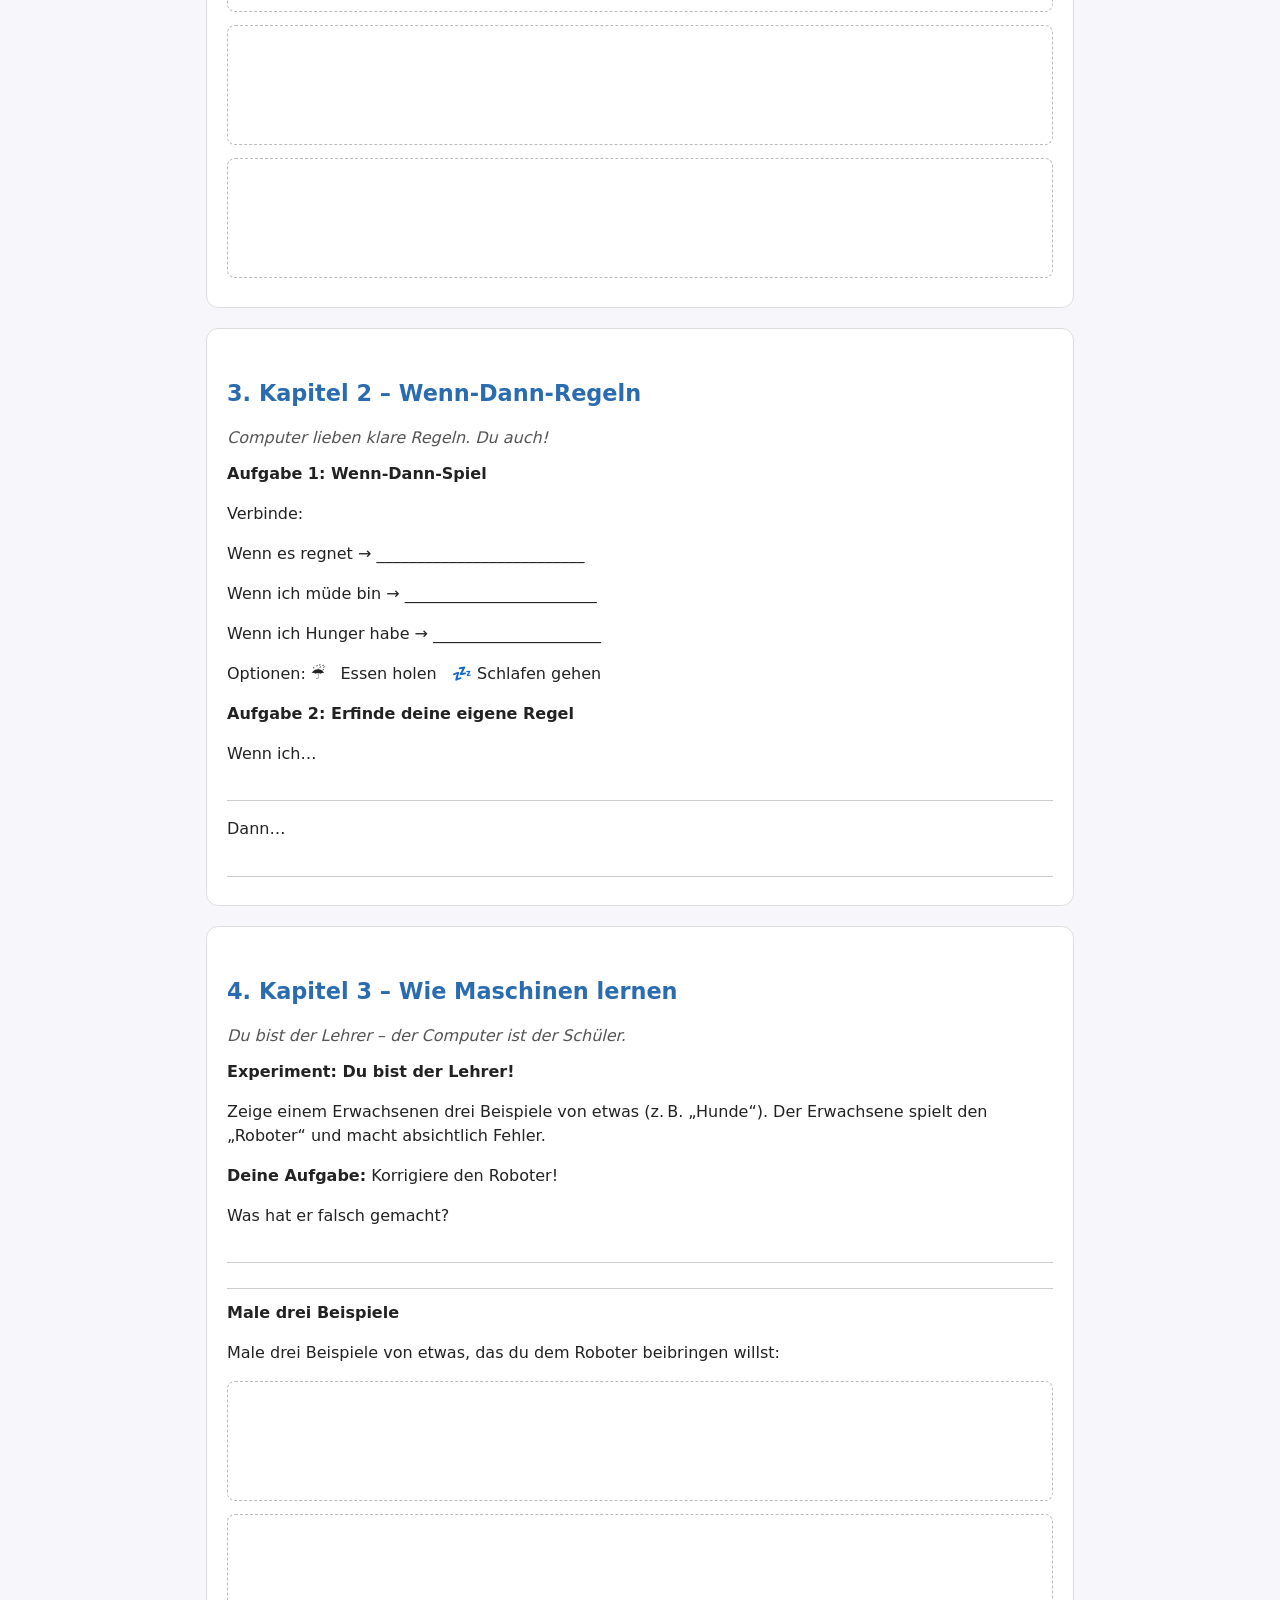
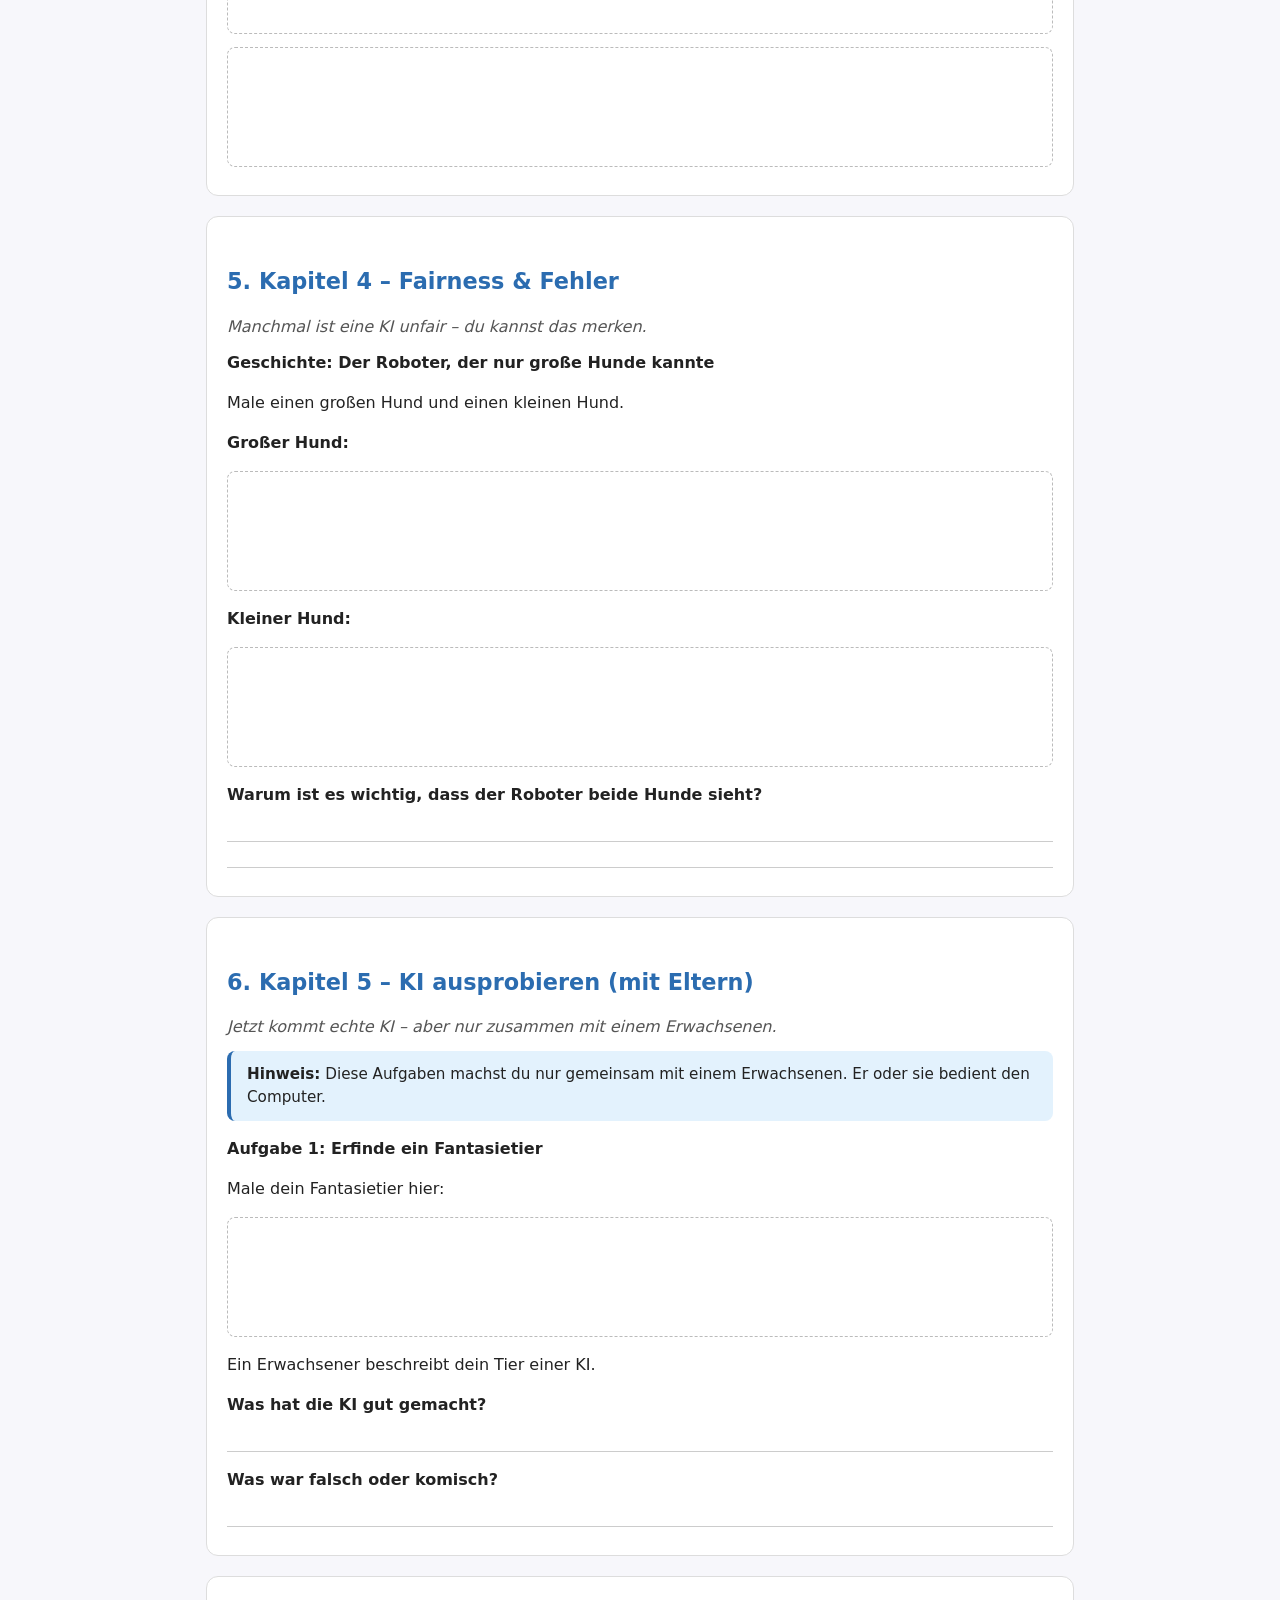
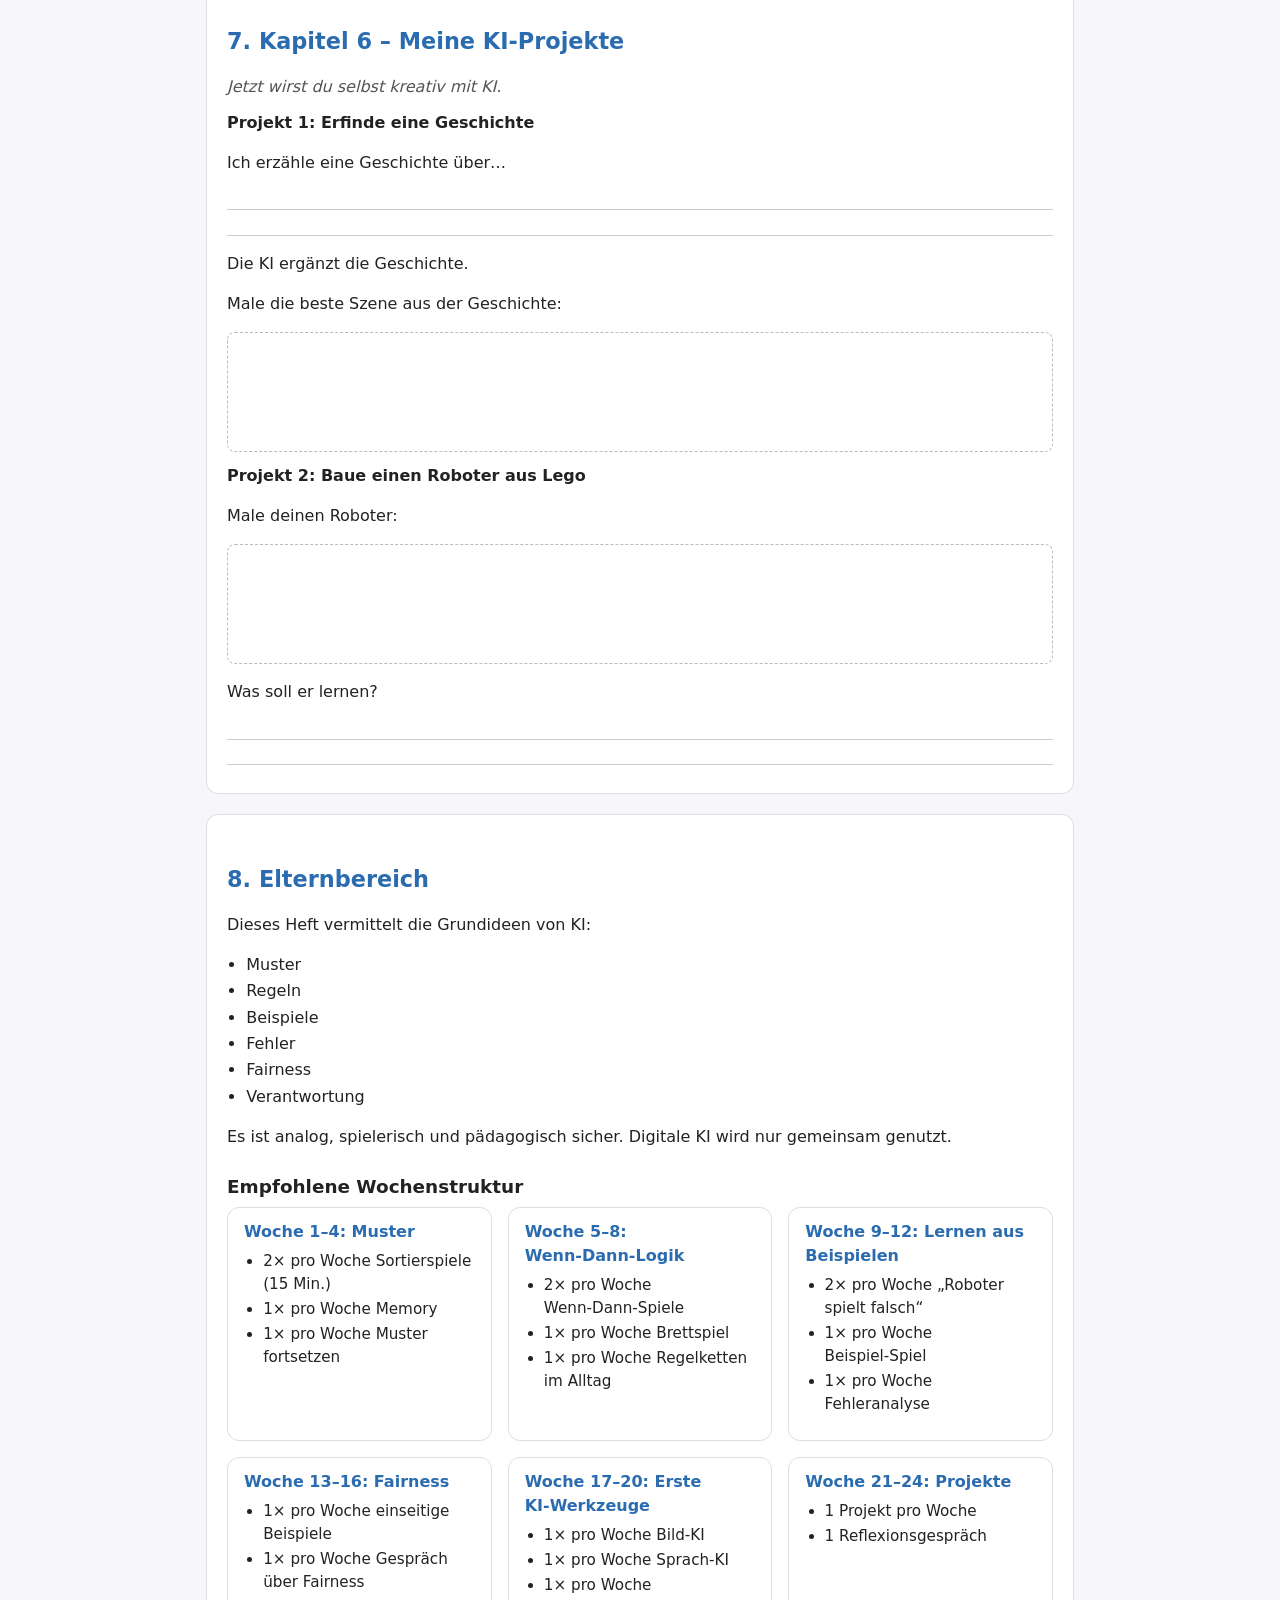
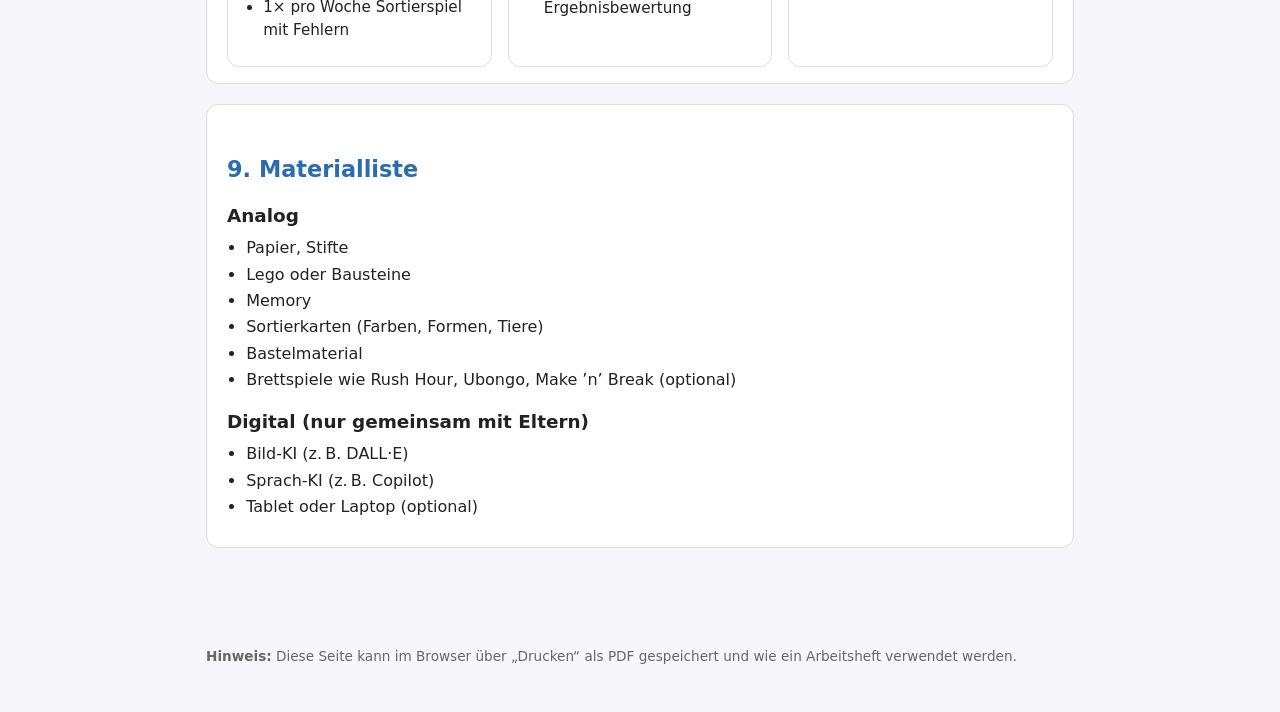
<file: main.html>
<!DOCTYPE html>
<html lang="de">

<head>
  <meta charset="UTF-8">
  <title>Wie Computer lernen – Mein KI‑Abenteuer‑Heft</title>
  <meta name="viewport" content="width=device-width, initial-scale=1">
  <link rel="icon" type="image/svg+xml" href="favicon.svg">
  <style>
    :root {
      --bg: #f7f7fb;
      --fg: #222;
      --accent: #2b6cb0;
      --accent-soft: #e3f2fd;
      --border: #ddd;
      --card-bg: #ffffff;
      --font: system-ui, -apple-system, BlinkMacSystemFont, "Segoe UI", sans-serif;
    }

    * {
      box-sizing: border-box;
    }

    body {
      margin: 0;
      font-family: var(--font);
      background: var(--bg);
      color: var(--fg);
      line-height: 1.5;
    }

    section {
      scroll-margin-top: 120px;
      /* Höhe deiner Menüleiste */
    }

    header {
      background: linear-gradient(135deg, #2b6cb0, #805ad5);
      color: white;
      padding: 2.5rem 1rem;
      text-align: center;
    }

    header h1 {
      margin: 0 0 0.5rem;
      font-size: clamp(1.8rem, 3vw, 2.4rem);
    }

    header p {
      margin: 0.25rem 0;
    }

    main {
      max-width: 900px;
      margin: 0 auto;
      padding: 1.5rem 1rem 3rem;
    }

    .meta-box {
      background: var(--card-bg);
      border-radius: 0.75rem;
      padding: 1rem 1.25rem;
      border: 1px solid var(--border);
      margin-bottom: 1.5rem;
      display: grid;
      grid-template-columns: repeat(auto-fit, minmax(180px, 1fr));
      gap: 0.75rem 1.5rem;
      font-size: 0.95rem;
    }

    .meta-field label {
      font-weight: 600;
      display: block;
      margin-bottom: 0.25rem;
    }

    .meta-line {
      border-bottom: 1px solid #ccc;
      min-height: 1.4rem;
    }

    h2 {
      margin-top: 2rem;
      margin-bottom: 0.5rem;
      font-size: 1.4rem;
      color: var(--accent);
    }

    h3 {
      margin-top: 1.5rem;
      margin-bottom: 0.4rem;
      font-size: 1.15rem;
    }

    .section-card {
      background: var(--card-bg);
      border-radius: 0.75rem;
      border: 1px solid var(--border);
      padding: 1rem 1.25rem;
      margin-bottom: 1.25rem;
    }

    .tagline {
      font-style: italic;
      color: #555;
      margin-bottom: 0.75rem;
    }

    .task {
      margin: 0.5rem 0 0.75rem;
    }

    .task-title {
      font-weight: 600;
      margin-bottom: 0.25rem;
    }

    .line {
      border-bottom: 1px solid #ccc;
      margin: 0.25rem 0 0.4rem;
      min-height: 1.2rem;
    }

    .big-box {
      border: 1px dashed #bbb;
      border-radius: 0.5rem;
      min-height: 120px;
      margin: 0.4rem 0 0.8rem;
    }

    .two-cols {
      display: grid;
      grid-template-columns: repeat(auto-fit, minmax(220px, 1fr));
      gap: 1rem;
    }

    ul {
      padding-left: 1.2rem;
      margin: 0.25rem 0 0.75rem;
    }

    li {
      margin: 0.15rem 0;
    }

    .info-box {
      background: var(--accent-soft);
      border-left: 4px solid var(--accent);
      padding: 0.75rem 1rem;
      border-radius: 0.5rem;
      font-size: 0.95rem;
      margin: 0.75rem 0 1rem;
    }

    .week-grid {
      display: grid;
      grid-template-columns: repeat(auto-fit, minmax(220px, 1fr));
      gap: 1rem;
    }

    .week-card {
      background: var(--card-bg);
      border-radius: 0.75rem;
      border: 1px solid var(--border);
      padding: 0.75rem 1rem;
      font-size: 0.95rem;
    }

    .week-card h4 {
      margin: 0 0 0.4rem;
      font-size: 1rem;
      color: var(--accent);
    }

    .material-list h3 {
      margin-top: 1rem;
    }

    footer {
      max-width: 900px;
      margin: 0 auto;
      padding: 1rem 1rem 2rem;
      font-size: 0.85rem;
      color: #666;
    }

    .menu {
      position: sticky;
      top: 0;
      z-index: 1000;
      background: #ffffffee;
      backdrop-filter: blur(6px);
      display: flex;
      justify-content: center;
      gap: 1rem;
      padding: 0.75rem;
      border-bottom: 2px solid #ddd;
    }

    .menu a {
      text-decoration: none;
      font-weight: 600;
      color: #2b6cb0;
      background: #e3f2fd;
      padding: 0.5rem 0.75rem;
      border-radius: 0.5rem;
      transition: 0.2s;
    }

    .menu a:hover {
      background: #2b6cb0;
      color: white;
    }

    @media print {
      body {
        background: white;
      }

      header {
        border-bottom: 1px solid #ccc;
        -webkit-print-color-adjust: exact;
        print-color-adjust: exact;
      }

      main {
        padding: 1.5cm 1.5cm 2cm;
      }

      footer {
        padding: 0 1.5cm 1.5cm;
      }

      .section-card,
      .meta-box,
      .week-card {
        break-inside: avoid;
      }
    }
  </style>
</head>

<body>
  <header>
    <h1>Wie Computer lernen – Mein KI‑Abenteuer‑Heft</h1>
    <p>Ein spielerisches Arbeitsheft für Kinder ab 6 Jahren</p>
    <p>Mit Spielen, Rätseln, Bastelideen und kleinen Experimenten</p>
  </header>

  <nav class="menu">
    <a href="#kap1">Start</a>
    <a href="./games.html">Games</a>
  </nav>

  <main>


    <section class="section-card" id="kap1">
      <h2>1. Was ist KI?</h2>
      <p class="tagline">Für Kinder erklärt</p>
      <p><strong>Künstliche Intelligenz (KI)</strong> ist ein Computer, der aus Beispielen lernt – so wie du aus
        Erfahrungen lernst.</p>
      <div class="two-cols">
        <div>
          <p><strong>KI kann:</strong></p>
          <ul>
            <li>Muster erkennen</li>
            <li>Dinge sortieren</li>
            <li>Bilder erkennen</li>
            <li>Fragen beantworten</li>
          </ul>
        </div>
        <div>
          <p><strong>KI kann nicht:</strong></p>
          <ul>
            <li>fühlen</li>
            <li>wissen, was richtig ist</li>
            <li>entscheiden, was fair ist</li>
          </ul>
        </div>
      </div>
      <p><strong>Wichtige Botschaft:</strong> Dafür braucht der Computer dich.</p>
    </section>

    <section class="section-card">
      <h2>2. Kapitel 1 – Muster entdecken</h2>
      <p class="tagline">Muster sind die Lieblingssache von KI – und von dir.</p>

      <div class="task">
        <div class="task-title">Aufgabe 1: Finde das Muster!</div>
        <p>Male die Muster weiter:</p>
        <p>🔵🟡🔵🟡🔵🟡 ___ ___ ___</p>
        <div class="line"></div>
        <p>❤️💚💚❤️💚💚❤️ ___ ___</p>
        <div class="line"></div>
      </div>

      <div class="task">
        <div class="task-title">Aufgabe 2: Was gehört nicht dazu?</div>
        <p>Kreise das Bild ein, das nicht passt:</p>
        <p>🐶 🐶 🐱 🐶</p>
        <p>🔺 🔺 🔵 🔺</p>
        <div class="big-box"></div>
      </div>

      <div class="task">
        <div class="task-title">Aufgabe 3: Sortiere!</div>
        <p>Male drei Dinge, die zusammenpassen:</p>
        <div class="big-box"></div>
        <div class="big-box"></div>
        <div class="big-box"></div>
      </div>
    </section>

    <section class="section-card">
      <h2>3. Kapitel 2 – Wenn‑Dann‑Regeln</h2>
      <p class="tagline">Computer lieben klare Regeln. Du auch!</p>

      <div class="task">
        <div class="task-title">Aufgabe 1: Wenn‑Dann‑Spiel</div>
        <p>Verbinde:</p>
        <p>Wenn es regnet → __________________________</p>
        <p>Wenn ich müde bin → ________________________</p>
        <p>Wenn ich Hunger habe → _____________________</p>
        <p>Optionen: ☔ &nbsp; Essen holen &nbsp; 💤 Schlafen gehen</p>
      </div>

      <div class="task">
        <div class="task-title">Aufgabe 2: Erfinde deine eigene Regel</div>
        <p>Wenn ich…</p>
        <div class="line"></div>
        <p>Dann…</p>
        <div class="line"></div>
      </div>
    </section>

    <section class="section-card">
      <h2>4. Kapitel 3 – Wie Maschinen lernen</h2>
      <p class="tagline">Du bist der Lehrer – der Computer ist der Schüler.</p>

      <div class="task">
        <div class="task-title">Experiment: Du bist der Lehrer!</div>
        <p>Zeige einem Erwachsenen drei Beispiele von etwas (z. B. „Hunde“). Der Erwachsene spielt den „Roboter“ und
          macht absichtlich Fehler.</p>
        <p><strong>Deine Aufgabe:</strong> Korrigiere den Roboter!</p>
        <p>Was hat er falsch gemacht?</p>
        <div class="line"></div>
        <div class="line"></div>
      </div>

      <div class="task">
        <div class="task-title">Male drei Beispiele</div>
        <p>Male drei Beispiele von etwas, das du dem Roboter beibringen willst:</p>
        <div class="big-box"></div>
        <div class="big-box"></div>
        <div class="big-box"></div>
      </div>
    </section>

    <section class="section-card">
      <h2>5. Kapitel 4 – Fairness & Fehler</h2>
      <p class="tagline">Manchmal ist eine KI unfair – du kannst das merken.</p>

      <div class="task">
        <div class="task-title">Geschichte: Der Roboter, der nur große Hunde kannte</div>
        <p>Male einen großen Hund und einen kleinen Hund.</p>
        <p><strong>Großer Hund:</strong></p>
        <div class="big-box"></div>
        <p><strong>Kleiner Hund:</strong></p>
        <div class="big-box"></div>
        <p><strong>Warum ist es wichtig, dass der Roboter beide Hunde sieht?</strong></p>
        <div class="line"></div>
        <div class="line"></div>
      </div>
    </section>

    <section class="section-card">
      <h2>6. Kapitel 5 – KI ausprobieren (mit Eltern)</h2>
      <p class="tagline">Jetzt kommt echte KI – aber nur zusammen mit einem Erwachsenen.</p>

      <div class="info-box">
        <strong>Hinweis:</strong> Diese Aufgaben machst du nur gemeinsam mit einem Erwachsenen. Er oder sie bedient den
        Computer.
      </div>

      <div class="task">
        <div class="task-title">Aufgabe 1: Erfinde ein Fantasietier</div>
        <p>Male dein Fantasietier hier:</p>
        <div class="big-box"></div>
        <p>Ein Erwachsener beschreibt dein Tier einer KI.</p>
        <p><strong>Was hat die KI gut gemacht?</strong></p>
        <div class="line"></div>
        <p><strong>Was war falsch oder komisch?</strong></p>
        <div class="line"></div>
      </div>
    </section>

    <section class="section-card">
      <h2>7. Kapitel 6 – Meine KI‑Projekte</h2>
      <p class="tagline">Jetzt wirst du selbst kreativ mit KI.</p>

      <div class="task">
        <div class="task-title">Projekt 1: Erfinde eine Geschichte</div>
        <p>Ich erzähle eine Geschichte über…</p>
        <div class="line"></div>
        <div class="line"></div>
        <p>Die KI ergänzt die Geschichte.</p>
        <p>Male die beste Szene aus der Geschichte:</p>
        <div class="big-box"></div>
      </div>

      <div class="task">
        <div class="task-title">Projekt 2: Baue einen Roboter aus Lego</div>
        <p>Male deinen Roboter:</p>
        <div class="big-box"></div>
        <p>Was soll er lernen?</p>
        <div class="line"></div>
        <div class="line"></div>
      </div>
    </section>

    <section class="section-card">
      <h2>8. Elternbereich</h2>
      <p>Dieses Heft vermittelt die Grundideen von KI:</p>
      <ul>
        <li>Muster</li>
        <li>Regeln</li>
        <li>Beispiele</li>
        <li>Fehler</li>
        <li>Fairness</li>
        <li>Verantwortung</li>
      </ul>
      <p>Es ist analog, spielerisch und pädagogisch sicher. Digitale KI wird nur gemeinsam genutzt.</p>

      <h3>Empfohlene Wochenstruktur</h3>
      <div class="week-grid">
        <div class="week-card">
          <h4>Woche 1–4: Muster</h4>
          <ul>
            <li>2× pro Woche Sortierspiele (15 Min.)</li>
            <li>1× pro Woche Memory</li>
            <li>1× pro Woche Muster fortsetzen</li>
          </ul>
        </div>
        <div class="week-card">
          <h4>Woche 5–8: Wenn‑Dann‑Logik</h4>
          <ul>
            <li>2× pro Woche Wenn‑Dann‑Spiele</li>
            <li>1× pro Woche Brettspiel</li>
            <li>1× pro Woche Regelketten im Alltag</li>
          </ul>
        </div>
        <div class="week-card">
          <h4>Woche 9–12: Lernen aus Beispielen</h4>
          <ul>
            <li>2× pro Woche „Roboter spielt falsch“</li>
            <li>1× pro Woche Beispiel‑Spiel</li>
            <li>1× pro Woche Fehleranalyse</li>
          </ul>
        </div>
        <div class="week-card">
          <h4>Woche 13–16: Fairness</h4>
          <ul>
            <li>1× pro Woche einseitige Beispiele</li>
            <li>1× pro Woche Gespräch über Fairness</li>
            <li>1× pro Woche Sortierspiel mit Fehlern</li>
          </ul>
        </div>
        <div class="week-card">
          <h4>Woche 17–20: Erste KI‑Werkzeuge</h4>
          <ul>
            <li>1× pro Woche Bild‑KI</li>
            <li>1× pro Woche Sprach‑KI</li>
            <li>1× pro Woche Ergebnisbewertung</li>
          </ul>
        </div>
        <div class="week-card">
          <h4>Woche 21–24: Projekte</h4>
          <ul>
            <li>1 Projekt pro Woche</li>
            <li>1 Reflexionsgespräch</li>
          </ul>
        </div>
      </div>
    </section>

    <section class="section-card material-list">
      <h2>9. Materialliste</h2>

      <h3>Analog</h3>
      <ul>
        <li>Papier, Stifte</li>
        <li>Lego oder Bausteine</li>
        <li>Memory</li>
        <li>Sortierkarten (Farben, Formen, Tiere)</li>
        <li>Bastelmaterial</li>
        <li>Brettspiele wie Rush Hour, Ubongo, Make ’n’ Break (optional)</li>
      </ul>

      <h3>Digital (nur gemeinsam mit Eltern)</h3>
      <ul>
        <li>Bild‑KI (z. B. DALL·E)</li>
        <li>Sprach‑KI (z. B. Copilot)</li>
        <li>Tablet oder Laptop (optional)</li>
      </ul>
    </section>
  </main>

  <footer>
    <p><strong>Hinweis:</strong> Diese Seite kann im Browser über „Drucken“ als PDF gespeichert und wie ein Arbeitsheft
      verwendet werden.</p>
  </footer>
</body>

</html>
</file>
<file: styles.css>
:root {
  --bg: #f3f3f3;
  --fg: #222;
  --accent: #232d49;
  --accent-soft: #91a4b181;
  --border: #ddd;
  --card-bg: #fff;
  --font: system-ui, sans-serif;
}

html {
  scroll-behavior: smooth;
}

* {
  box-sizing: border-box;
}

body {
  margin: 0;
  font-family: var(--font);
  background: var(--bg);
  color: var(--fg);
  line-height: 1.5;
}

/* HEADER */
header {
  background: var(--accent);
  color: white;
  padding: 2rem 1rem;
  text-align: center;
}

header h1 {
  margin: 0 0 0.5rem;
  font-size: 2rem;
}

header p {
  margin: 0.25rem 0;
}

/* MAIN */
main {
  max-width: 900px;
  margin: 0 auto;
  padding: 1.5rem;
}

/* SECTIONS */
section {
  scroll-margin-top: 100px;
}

/* HEADINGS */
h2 {
  margin-top: 2rem;
  margin-bottom: 0.5rem;
  font-size: 1.3rem;
  color: var(--accent);
}

h3 {
  margin-top: 1.5rem;
  margin-bottom: 0.4rem;
  font-size: 1.1rem;
}

/* CARDS */
.card,
.section-card,
.week-card,
.meta-box {
  background: var(--card-bg);
  border: 1px solid var(--border);
  border-radius: 0.5rem;
  padding: 1rem;
  margin-bottom: 1.25rem;
}

/* META BOX */
.meta-box {
  display: grid;
  grid-template-columns: repeat(auto-fit, minmax(180px, 1fr));
  gap: 1rem;
}

.meta-field label {
  font-weight: 600;
  margin-bottom: 0.25rem;
}

.meta-line {
  border-bottom: 1px solid var(--border);
  min-height: 1.4rem;
}

/* TASKS */
.task {
  margin: 1rem 0;
}

.task-title {
  font-weight: 600;
  margin-bottom: 0.25rem;
}

.line {
  border-bottom: 1px solid var(--border);
  min-height: 1.2rem;
  margin: 0.25rem 0;
}

/* BIG BOX */
.big-box {
  border: 1px dashed var(--border);
  border-radius: 0.5rem;
  min-height: 120px;
  margin: 0.5rem 0;
}

/* GRID */
.two-cols,
.week-grid {
  display: grid;
  grid-template-columns: repeat(auto-fit, minmax(220px, 1fr));
  gap: 1rem;
}

/* INFO BOX */
.info-box {
  background: var(--accent-soft);
  border-left: 4px solid var(--accent);
  padding: 0.75rem 1rem;
  border-radius: 0.5rem;
  margin: 1rem 0;
}

/* FOOTER */
footer {
  max-width: 900px;
  margin: 0 auto;
  padding: 1rem;
  font-size: 0.85rem;
  color: #666;
}

/* MENU */
.menu {
  position: sticky;
  top: 0;
  z-index: 1000;
  background: #ffffffaf;
  display: flex;
  justify-content: center;
  gap: 1rem;
  padding: 0.75rem;
  border-bottom: 1px solid var(--border);
}

.menu a {
  text-decoration: none;
  font-weight: 600;
  color: var(--accent);
  background: var(--accent-soft);
  padding: 0.5rem 0.75rem;
  border-radius: 0.5rem;
}

.menu a:hover {
  background: var(--accent);
  color: white;
}

/* BUTTON */
.btn {
  background: var(--accent);
  color: white;
  padding: 0.5rem 1rem;
  border-radius: 0.5rem;
  border: none;
  cursor: pointer;
}

.btn:hover {
  background: #1e4f80;
}

/* QUIZ CHOICES */
.choices span {
  display: inline-block;
  padding: 0.5rem 1rem;
  background: #eee;
  border-radius: 0.5rem;
  margin: 0.25rem;
  cursor: pointer;
}

.choices span.correct {
  background: #c6f6d5;
}

.choices span.wrong {
  background: #fed7d7;
}

/* DRAG & DROP */
.drag-container {
  display: flex;
  gap: 1rem;
  margin-top: 1rem;
}

.drag-item,
.drop-zone {
  padding: 0.75rem;
  background: #eee;
  border-radius: 0.5rem;
  min-width: 120px;
  text-align: center;
  cursor: grab;
}

.drop-zone {
  background: var(--accent-soft);
  border: 2px dashed var(--accent);
}

.result {
  margin-top: 0.5rem;
  font-weight: bold;
}

/* PRINT */
@media print {
  body {
    background: white;
    color: black;
  }

  header {
    border-bottom: 1px solid #ccc;
  }

  main {
    padding: 1.5cm;
  }

  footer {
    padding: 1.5cm;
  }

  .section-card,
  .meta-box,
  .week-card {
    break-inside: avoid;
  }
}
</file>
